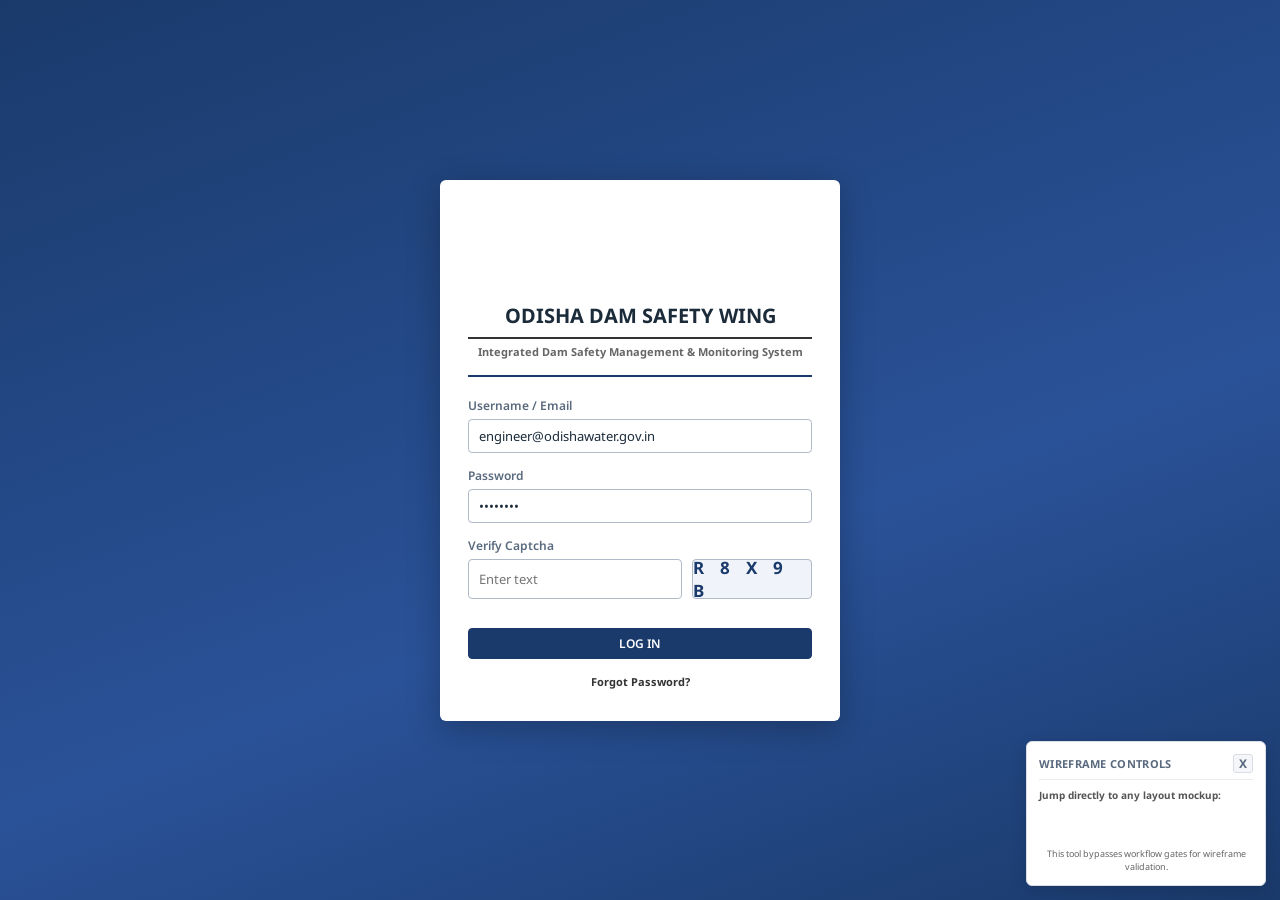
<file: index.html>
<!DOCTYPE html>
<html lang="en">
<head>
    <meta charset="UTF-8">
    <meta name="viewport" content="width=device-width, initial-scale=1.0">
    <title>Integrated Dam Safety Management & Monitoring System - Wireframe</title>
    <link rel="stylesheet" href="https://cdn.hugeicons.com/font/hgi-stroke-rounded.css">
    <link rel="stylesheet" href="styles.css">
</head>
<body class="logged-out">

    <!-- SCREEN 1: LOGIN SCREEN (Rendered standalone initially) -->
    <div id="screen-login" class="screen-view login-screen-view active">
        <div class="login-card">
            <div style="text-align: center; margin-bottom: 20px;">
                <!-- Balsamiq logo placeholder -->
                <div class="logo-placeholder" style="height: 80px; width: 80px; margin: 0 auto 10px;">
                    <div class="logo-text" style="font-size: 10px;">Logo</div>
                </div>
                <h2 style="font-size: 20px; font-weight: bold; border-bottom: 2px solid #333333; padding-bottom: 8px;">
                    ODISHA DAM SAFETY WING
                </h2>
                <p style="font-size: 11px; font-weight: bold; color: #666666; margin-top: 5px;">
                    Integrated Dam Safety Management & Monitoring System
                </p>
            </div>

            <form onsubmit="handleLogin(event)">
                <div class="form-group">
                    <label for="username">Username / Email</label>
                    <input type="text" id="username" class="wireframe-input" value="engineer@odishawater.gov.in" required>
                </div>
                <div class="form-group">
                    <label for="password">Password</label>
                    <input type="password" id="password" class="wireframe-input" value="••••••••" required>
                </div>
                <div class="form-group">
                    <label for="captcha">Verify Captcha</label>
                    <div style="display: flex; gap: 10px;">
                        <input type="text" id="captcha-input" class="wireframe-input" style="flex-grow: 1;" placeholder="Enter text" required>
                        <div class="captcha-box" style="width: 120px; flex-shrink: 0;">R 8 X 9 B</div>
                    </div>
                </div>

                <button type="submit" class="wireframe-btn primary" style="width: 100%; margin-top: 15px; justify-content: center;">
                    LOG IN
                </button>
            </form>

            <div style="text-align: center; margin-top: 15px; font-size: 11px; font-weight: bold;">
                <a href="#" onclick="alert('Password reset link sent to registered mobile/email.')" style="color: #333333;">Forgot Password?</a>
            </div>
        </div>
    </div>

    <!-- MAIN APP WRAPPER (Shown post-login) -->
    <div class="app-wrapper">
        
        <!-- SIDEBAR NAVIGATION -->
        <aside class="sidebar">
            <div class="logo-container">
                <div class="logo-placeholder">
                    <div class="logo-text">DAM SAFETY WING</div>
                </div>
            </div>
            
            <ul class="nav-menu">
                <li class="nav-item">
                    <a class="nav-link" onclick="showScreen('screen-state-dashboard')">
                        <i class="hgi-stroke hgi-dashboard-square-01 nav-icon"></i> Dashboard
                    </a>
                </li>
                <li class="nav-item">
                    <a class="nav-link" onclick="showScreen('screen-dam-registry')">
                        <i class="hgi-stroke hgi-structure-01 nav-icon"></i> Dams Registry
                    </a>
                </li>
                <li class="nav-item">
                    <a class="nav-link" onclick="showScreen('screen-inspection-management')">
                        <i class="hgi-stroke hgi-search-01 nav-icon"></i> Inspections
                    </a>
                </li>
                <li class="nav-item">
                    <a class="nav-link" onclick="showScreen('screen-observation-management')">
                        <i class="hgi-stroke hgi-alert-02 nav-icon"></i> Observations
                    </a>
                </li>
                <li class="nav-item">
                    <a class="nav-link" onclick="showScreen('screen-corrective-actions')">
                        <i class="hgi-stroke hgi-wrench-01 nav-icon"></i> Corrective Actions
                    </a>
                </li>
                <li class="nav-item">
                    <a class="nav-link" onclick="showScreen('screen-work-management')">
                        <i class="hgi-stroke hgi-crane nav-icon"></i> Works
                    </a>
                </li>
                <li class="nav-item">
                    <a class="nav-link" onclick="showScreen('screen-vendor-management')">
                        <i class="hgi-stroke hgi-user-group nav-icon"></i> Vendors
                    </a>
                </li>
                <li class="nav-item">
                    <a class="nav-link" onclick="showScreen('screen-document-management')">
                        <i class="hgi-stroke hgi-folder-01 nav-icon"></i> Documents
                    </a>
                </li>
                <li class="nav-item">
                    <a class="nav-link" onclick="showScreen('screen-approval-center')">
                        <i class="hgi-stroke hgi-checkmark-circle-01 nav-icon"></i> Approvals / Tasks
                    </a>
                </li>
                <li class="nav-item">
                    <a class="nav-link" onclick="showScreen('screen-alert-center')">
                        <i class="hgi-stroke hgi-notification-01 nav-icon"></i> Alert Center
                    </a>
                </li>
                <li class="nav-item">
                    <a class="nav-link" onclick="showScreen('screen-gis-map')">
                        <i class="hgi-stroke hgi-maps-location-01 nav-icon"></i> GIS Map
                    </a>
                </li>
                <li class="nav-item">
                    <a class="nav-link" onclick="showScreen('screen-reports')">
                        <i class="hgi-stroke hgi-chart-line-data-01 nav-icon"></i> Reports / MIS
                    </a>
                </li>
                <li class="nav-item">
                    <a class="nav-link" onclick="showScreen('screen-historical-record')">
                        <i class="hgi-stroke hgi-audit-01 nav-icon"></i> Audit / History
                    </a>
                </li>
                <li class="nav-item">
                    <a class="nav-link" onclick="showScreen('screen-master-data')">
                        <i class="hgi-stroke hgi-database-01 nav-icon"></i> Master Data
                    </a>
                </li>
                <li class="nav-item">
                    <a class="nav-link" onclick="showScreen('screen-user-roles')">
                        <i class="hgi-stroke hgi-user-multiple-02 nav-icon"></i> User Management
                    </a>
                </li>
            </ul>

            <div class="sidebar-footer">
                <div class="legend-box">
                    <div class="legend-title">STATUS LEGEND</div>
                    <div style="display: flex; flex-direction: column; gap: 4px;">
                        <div><span class="status-dot red"></span> RED = Immediate Intervention</div>
                        <div><span class="status-dot amber"></span> AMBER = Attention Required</div>
                        <div><span class="status-dot green"></span> GREEN = Normal Status</div>
                    </div>
                </div>
                <div style="margin-top: 10px; border-top: 1px solid var(--divider); padding-top: 10px;">
                    <a href="landing.html" class="wireframe-btn" style="width: 100%; justify-content: center; font-size: 11px; text-decoration: none; gap: 6px;">
                        <i class="hgi-stroke hgi-bank"></i> Portal Hub
                    </a>
                </div>
                <button class="wireframe-btn" onclick="handleLogout()" style="width: 100%; margin-top: 10px; justify-content: center; font-size: 11px; gap: 6px;">
                    <i class="hgi-stroke hgi-logout-01"></i> Log Out
                </button>
            </div>
        </aside>

        <!-- MAIN CONTAINER -->
        <main class="main-container">
            
            <!-- TOP HEADER -->
            <header class="top-header">
                <div class="header-left">
                    <div class="breadcrumbs">
                        <span>SYSTEM</span> &gt; <span id="breadcrumb-current" class="current">DASHBOARD</span>
                    </div>
                </div>
                <div class="header-right">
                    <div class="role-selector-wrap">
                        <span>Role:</span>
                        <select class="wireframe-select" onchange="setRole(this.value)">
                            <option value="State Management">State Management</option>
                            <option value="Chief Engineer">Chief Engineer</option>
                            <option value="Superintending Engineer">Superintending Engineer</option>
                            <option value="Executive Engineer" selected>Executive Engineer</option>
                            <option value="Assistant Executive Engineer">Assistant Executive Engineer</option>
                            <option value="Assistant Engineer">Assistant Engineer</option>
                            <option value="Junior Engineer">Junior Engineer</option>
                            <option value="Dam Authority">Dam Authority</option>
                            <option value="Vendor/Contractor">Vendor/Contractor</option>
                            <option value="Consultant">Consultant</option>
                        </select>
                    </div>
                    
                    <button class="icon-button" onclick="showScreen('screen-alert-center')">
                        <i class="hgi-stroke hgi-notification-01"></i>
                        <span class="badge">4</span>
                    </button>
                    
                    <div class="user-profile-badge">
                        <div class="user-avatar">EE</div>
                        <span id="current-role-display">Executive Engineer</span>
                    </div>
                </div>
            </header>

            <!-- PAGE CONTENT CONTAINER -->
            <div class="page-content">

                <!-- 2. STATE MANAGEMENT DASHBOARD -->
                <div id="screen-state-dashboard" class="screen-view">
                    <!-- Role-restricted access banner -->
                    <div id="role-access-banner" style="display:none; background:#fff3cd; border:1px solid #ffc107; border-radius:4px; padding:8px 14px; margin-bottom:12px; align-items:center; gap:10px; font-size:12px; font-weight:600; color:#856404;">
                        <i class="hgi-stroke hgi-alert-02"></i>
                        <span>Restricted View: You are logged in as <strong id="banner-role-text"></strong>. Some dashboard sections are not visible to your role.</span>
                    </div>
                    <div class="section-header">
                        <div>
                            <h2 class="section-title">STATE MANAGEMENT DASHBOARD</h2>
                            <p class="section-subtitle">Management-by-Exception Portal (Odisha State Dams Safety Division)</p>
                        </div>
                        <div id="dashboard-date-filter" style="display:flex; gap:10px; align-items:center;">
                            <select class="wireframe-select"><option>State: Odisha</option></select>
                            <select class="wireframe-select"><option>All Districts</option></select>
                            <label style="font-size:11px; font-weight:600; white-space:nowrap;">From:</label>
                            <input type="date" id="dash-date-from" class="wireframe-input" style="width:130px; padding:4px 6px; font-size:12px;">
                            <label style="font-size:11px; font-weight:600; white-space:nowrap;">To:</label>
                            <input type="date" id="dash-date-to" class="wireframe-input" style="width:130px; padding:4px 6px; font-size:12px;">
                            <button class="wireframe-btn primary" onclick="applyDashboardDateFilter()">Apply Filter</button>
                        </div>
                    </div>
                    <!-- Vendor/Contractor no-dashboard message -->
                    <div id="vendor-no-access-msg" style="display:none; text-align:center; padding:40px; color:#666; border:2px dashed #ccc; border-radius:8px; margin-bottom:20px;">
                        <div style="font-size:36px; margin-bottom:10px; color:var(--gov-navy);"><i class="hgi-stroke hgi-crane"></i></div>
                        <strong>Contractor Portal View</strong>
                        <p style="font-size:12px; margin-top:8px;">As a Vendor/Contractor, you have access to Works and Document sections only.<br>Please use the sidebar to navigate to your relevant modules.</p>
                        <button class="wireframe-btn primary" onclick="showScreen('screen-work-management')" style="margin-top:12px;">View My Works →</button>
                    </div>

                    <!-- KPI Cards Row -->
                    <div class="row" id="dashboard-kpi-row">
                        <div class="kpi-card" onclick="showScreen('screen-dam-registry')">
                            <div class="kpi-header"><span>TOTAL DAMS</span><i class="hgi-stroke hgi-structure-01"></i></div>
                            <div class="kpi-value-row">
                                <span class="kpi-value" id="kpi-total-dams">8</span>
                                <span class="status-dot green"></span>
                            </div>
                        </div>
                        <div class="kpi-card" onclick="showScreen('screen-inspection-management')">
                            <div class="kpi-header"><span>INSPECTIONS DUE</span><i class="hgi-stroke hgi-calendar-03"></i></div>
                            <div class="kpi-value-row">
                                <span class="kpi-value">320</span>
                                <span class="status-dot amber"></span>
                            </div>
                        </div>
                        <div class="kpi-card" onclick="showScreen('screen-inspection-management')">
                            <div class="kpi-header"><span>INSPECTIONS OVERDUE</span><i class="hgi-stroke hgi-alert-02"></i></div>
                            <div class="kpi-value-row">
                                <span class="kpi-value" style="color: #ff4d4d;">78</span>
                                <span class="status-dot red"></span>
                            </div>
                        </div>
                        <div class="kpi-card" onclick="showScreen('screen-observation-management')">
                            <div class="kpi-header"><span>CRITICAL OBS.</span><i class="hgi-stroke hgi-alert-circle"></i></div>
                            <div class="kpi-value-row">
                                <span class="kpi-value" id="kpi-critical-obs" style="color: #ff4d4d;">2</span>
                                <span class="status-dot red"></span>
                            </div>
                        </div>
                        <div class="kpi-card" onclick="showScreen('screen-corrective-actions')">
                            <div class="kpi-header"><span>OPEN ACTIONS</span><i class="hgi-stroke hgi-wrench-01"></i></div>
                            <div class="kpi-value-row">
                                <span class="kpi-value" id="kpi-open-actions">156</span>
                                <span class="status-dot amber"></span>
                            </div>
                        </div>
                        <div class="kpi-card" onclick="showScreen('screen-corrective-actions')">
                            <div class="kpi-header"><span>OVERDUE ACTIONS</span><i class="hgi-stroke hgi-clock-01"></i></div>
                            <div class="kpi-value-row">
                                <span class="kpi-value" id="kpi-overdue-actions" style="color: #ff4d4d;">38</span>
                                <span class="status-dot red"></span>
                            </div>
                        </div>
                        <div class="kpi-card" onclick="showScreen('screen-work-management')">
                            <div class="kpi-header"><span>ONGOING WORKS</span><i class="hgi-stroke hgi-crane"></i></div>
                            <div class="kpi-value-row">
                                <span class="kpi-value" id="kpi-ongoing-works">64</span>
                                <span class="status-dot green"></span>
                            </div>
                        </div>
                        <div class="kpi-card" onclick="showScreen('screen-work-management')">
                            <div class="kpi-header"><span>DELAYED WORKS</span><i class="hgi-stroke hgi-alert-diamond"></i></div>
                            <div class="kpi-value-row">
                                <span class="kpi-value" id="kpi-delayed-works" style="color: #ffb84d;">21</span>
                                <span class="status-dot amber"></span>
                            </div>
                        </div>
                    </div>

                    <!-- Exception Management Grids & Placeholders -->
                    <div class="row">
                        <!-- Left Block: Exception Data Tables -->
                        <div class="col-8">
                            <div style="border: 2px solid #333333; border-radius: 6px; padding: 15px; margin-bottom: 20px; box-shadow: 2px 2px 0 #333;">
                                <h3 style="font-size: 14px; font-weight: bold; border-bottom: 2px solid #333333; padding-bottom: 6px; margin-bottom: 10px; display:flex; align-items:center; gap:6px;">
                                    <i class="hgi-stroke hgi-alert-02" style="color:var(--gov-red);"></i> Critical Safety Alerts (Immediate Intervention Required)
                                </h3>
                                <div class="table-container">
                                    <table class="wireframe-table">
                                        <thead id="dashboard-status-thead">
                                            <tr>
                                                <th>Dam Name</th>
                                                <th>District</th>
                                                <th>Safety Status</th>
                                                <th>Observations</th>
                                                <th>Overdue Actions</th>
                                                <th>Ongoing Works</th>
                                                <th>Actions</th>
                                            </tr>
                                        </thead>
                                        <tbody id="dashboard-status-table">
                                            <!-- Dynamically filled by loadStateDashboard() -->
                                        </tbody>
                                    </table>
                                </div>
                            </div>

                            <!-- Charts Placeholders (Mock wireframe blocks) -->
                            <div class="row">
                                <div class="col-6">
                                    <div style="border: 2px solid #333; border-radius: 6px; padding: 12px; height: 200px; display: flex; flex-direction: column; justify-content: space-between;">
                                        <div style="font-weight: bold; font-size: 12px; border-bottom: 1px solid #999;">Dams by District & Basin</div>
                                        <!-- Wireframe bar chart -->
                                        <div style="display: flex; align-items: flex-end; justify-content: space-around; height: 120px; border-left: 2px solid #333; border-bottom: 2px solid #333; padding-left: 5px; padding-bottom: 5px;">
                                            <div style="width: 25px; height: 90px; background-color: #666; text-align: center; color: white; font-size: 9px; font-weight: bold;">90</div>
                                            <div style="width: 25px; height: 60px; background-color: #888; text-align: center; color: white; font-size: 9px; font-weight: bold;">60</div>
                                            <div style="width: 25px; height: 40px; background-color: #aaa; text-align: center; color: white; font-size: 9px; font-weight: bold;">40</div>
                                            <div style="width: 25px; height: 20px; background-color: #ccc; text-align: center; color: white; font-size: 9px; font-weight: bold;">20</div>
                                        </div>
                                        <div style="display: flex; justify-content: space-around; font-size: 9px; font-weight: bold;">
                                            <span>Sambalpur</span><span>Angul</span><span>Kalahandi</span><span>Koraput</span>
                                        </div>
                                    </div>
                                </div>
                                <div class="col-6">
                                    <div style="border: 2px solid #333; border-radius: 6px; padding: 12px; height: 200px; display: flex; flex-direction: column; justify-content: space-between;">
                                        <div style="font-weight: bold; font-size: 12px; border-bottom: 1px solid #999;">Inspection Completion Trend</div>
                                        <!-- Wireframe line chart -->
                                        <div style="position: relative; height: 120px; border-left: 2px solid #333; border-bottom: 2px solid #333;">
                                            <!-- SVG wireframe line -->
                                            <svg style="position: absolute; width: 100%; height: 100%;">
                                                <polyline points="20,100 80,60 140,40 200,10" style="fill:none;stroke:#333;stroke-width:3" />
                                                <circle cx="20" cy="100" r="4" fill="black" />
                                                <circle cx="80" cy="60" r="4" fill="black" />
                                                <circle cx="140" cy="40" r="4" fill="black" />
                                                <circle cx="20" cy="10" r="4" fill="black" />
                                            </svg>
                                        </div>
                                        <div style="display: flex; justify-content: space-between; font-size: 9px; font-weight: bold;">
                                            <span>Q1</span><span>Q2</span><span>Q3</span><span>Q4 (Planned)</span>
                                        </div>
                                    </div>
                                </div>
                            </div>
                        </div>

                        <!-- Right Block: Screen 3 Dashboard Drill-Down -->
                        <div class="col-4">
                            <div class="right-sidebar" style="width: 100%; border: 2px solid #333333; border-radius: 6px; box-shadow: 2px 2px 0 #333;">
                                <div class="drilldown-title">
                                    <span><i class="hgi-stroke hgi-navigation-03"></i> NAVIGATION DRILL-DOWN</span>
                                    <span style="font-size: 10px; color: #666;">Hierarchy Drill</span>
                                </div>
                                
                                <div style="margin-bottom: 15px;">
                                    <h4 style="font-size: 11px; font-weight: bold; margin-bottom: 8px; border-bottom: 1px dashed #bbb;">Safety & Inspection Drill-down:</h4>
                                    <div class="drilldown-flow">
                                        <div class="drilldown-step" onclick="showScreen('screen-state-dashboard')">
                                            <span>State Management Portal</span><span>Odisha</span>
                                        </div>
                                        <div class="drilldown-arrow">▼</div>
                                        <div class="drilldown-step" onclick="drillToCircle('Northern Circle')">
                                            <span>Circle Level view</span><span>Northern Circle</span>
                                        </div>
                                        <div class="drilldown-arrow">▼</div>
                                        <div class="drilldown-step" onclick="showScreen('screen-dam-registry')">
                                            <span>Division Office view</span><span>Sambalpur Division</span>
                                        </div>
                                        <div class="drilldown-arrow">▼</div>
                                        <div class="drilldown-step" onclick="drillToDam('D00123')">
                                            <span>Dam Profile view</span><span>Hirakud Dam</span>
                                        </div>
                                        <div class="drilldown-arrow">▼</div>
                                        <div class="drilldown-step" onclick="drillToInspection('INSP-2025-001')">
                                            <span>Inspection Review</span><span>INSP-2025-001</span>
                                        </div>
                                        <div class="drilldown-arrow">▼</div>
                                        <div class="drilldown-step" onclick="drillToObservation('OBS-2025-101')">
                                            <span>Observation Details</span><span>OBS-2025-101</span>
                                        </div>
                                    </div>
                                </div>

                                <div>
                                    <h4 style="font-size: 11px; font-weight: bold; margin-bottom: 8px; border-bottom: 1px dashed #bbb;">Works & Vendor Drill-down:</h4>
                                    <div class="drilldown-flow">
                                        <div class="drilldown-step" onclick="showScreen('screen-state-dashboard')">
                                            <span>State Water Resources</span><span>State Wing</span>
                                        </div>
                                        <div class="drilldown-arrow">▼</div>
                                        <div class="drilldown-step" onclick="showScreen('screen-work-management')">
                                            <span>Division Work Register</span><span>Sambalpur Div</span>
                                        </div>
                                        <div class="drilldown-arrow">▼</div>
                                        <div class="drilldown-step" onclick="drillToWork('WRK-2025-401')">
                                            <span>Contract Profile</span><span>WRK-2025-401</span>
                                        </div>
                                        <div class="drilldown-arrow">▼</div>
                                        <div class="drilldown-step" onclick="showScreen('screen-vendor-management')">
                                            <span>Contractor Performance</span><span>Utkal Infra</span>
                                        </div>
                                        <div class="drilldown-arrow">▼</div>
                                        <div class="drilldown-step" onclick="drillToVerification('VER-2025-801')">
                                            <span>Milestone Progress verification</span><span>VER-2025-801</span>
                                        </div>
                                    </div>
                                </div>
                            </div>
                        </div>
                    </div>
                </div>

                <!-- 4. DAM REGISTRY -->
                <div id="screen-dam-registry" class="screen-view">
                    <div class="section-header">
                        <div>
                            <h2 class="section-title">DAM REGISTRY</h2>
                            <p class="section-subtitle">Comprehensive master list of all state water reservoirs and check-dams</p>
                        </div>
                        <button id="add-dam-btn" class="wireframe-btn primary" onclick="alert('Add Dam profile form loaded in Master workspace.')" style="gap:6px;">
                            <i class="hgi-stroke hgi-add-01"></i> Add New Dam
                        </button>
                    </div>

                    <!-- Search & Advanced Filter Section -->
                    <div class="filter-panel">
                        <div class="filter-grid">
                            <div class="form-group">
                                <label>Search keyword</label>
                                <input type="text" id="search-dam-input" class="wireframe-input" placeholder="Name, ID, River..." onkeyup="filterDams()">
                            </div>
                            <div class="form-group">
                                <label>District</label>
                                <select id="filter-district" class="wireframe-select" style="width:100%;" onchange="filterDams()">
                                    <option value="">All Districts</option>
                                    <option value="Sambalpur">Sambalpur</option>
                                    <option value="Angul">Angul</option>
                                    <option value="Kalahandi">Kalahandi</option>
                                    <option value="Malkangiri">Malkangiri</option>
                                    <option value="Nabarangpur">Nabarangpur</option>
                                    <option value="Koraput">Koraput</option>
                                    <option value="Dhenkanal">Dhenkanal</option>
                                    <option value="Bargarh">Bargarh</option>
                                </select>
                            </div>
                            <div class="form-group">
                                <label>Circle Jurisdiction</label>
                                <select id="filter-circle" class="wireframe-select" style="width:100%;" onchange="filterDams()">
                                    <option value="">All Circles</option>
                                    <option value="Northern Circle">Northern Circle</option>
                                    <option value="Central Circle">Central Circle</option>
                                    <option value="Western Circle">Western Circle</option>
                                    <option value="Southern Circle">Southern Circle</option>
                                </select>
                            </div>
                            <div class="form-group">
                                <label>Safety Classification</label>
                                <select id="filter-classification" class="wireframe-select" style="width:100%;" onchange="filterDams()">
                                    <option value="">All Risks</option>
                                    <option value="High Risk">High Risk</option>
                                    <option value="Medium Risk">Medium Risk</option>
                                    <option value="Low Risk">Low Risk</option>
                                </select>
                            </div>
                            <div class="form-group">
                                <label>Safety Status</label>
                                <select id="filter-status" class="wireframe-select" style="width:100%;" onchange="filterDams()">
                                    <option value="">All Statuses</option>
                                    <option value="RED">RED (Immediate)</option>
                                    <option value="AMBER">AMBER (Attention)</option>
                                    <option value="GREEN">GREEN (Normal)</option>
                                </select>
                            </div>
                        </div>
                        <div class="filter-actions">
                            <button class="wireframe-btn" onclick="resetDamFilters()">Reset Filters</button>
                            <button class="wireframe-btn primary" onclick="filterDams()">Apply Search</button>
                        </div>
                    </div>

                    <!-- Data Table -->
                    <div class="table-container">
                        <table class="wireframe-table">
                            <thead>
                                <tr>
                                    <th>Dam ID</th>
                                    <th>Dam Name</th>
                                    <th>District</th>
                                    <th>Circle</th>
                                    <th>Division</th>
                                    <th>Basin</th>
                                    <th>River</th>
                                    <th>Risk Class</th>
                                    <th>Last Insp</th>
                                    <th>Next Insp</th>
                                    <th>Safety Status</th>
                                    <th>Open Obs</th>
                                    <th>Overdue Actions</th>
                                    <th>Ongoing Works</th>
                                    <th>Action</th>
                                </tr>
                            </thead>
                            <tbody id="registry-table-body">
                                <!-- Filled by loadDamRegistry() -->
                            </tbody>
                        </table>
                    </div>

                    <!-- Pagination and export metadata -->
                    <div class="pagination-bar">
                        <span>Showing 1 to 8 of 8 entries</span>
                        <div style="display: flex; gap: 10px;">
                            <button class="wireframe-btn" onclick="alert('Exporting registry records to CSV...')">📥 Export Excel</button>
                            <button class="wireframe-btn" onclick="alert('Exporting registry reports to PDF...')">📄 Export PDF</button>
                        </div>
                        <div class="pagination-links">
                            <button class="page-btn active">1</button>
                            <button class="page-btn">2</button>
                        </div>
                    </div>
                </div>

                <!-- 5. DAM PROFILE -->
                <div id="screen-dam-profile" class="screen-view">
                    <div class="section-header">
                        <div>
                            <h2 class="section-title">DAM HEALTH PROFILE</h2>
                            <p class="section-subtitle">
                                <span id="profile-dam-name">Hirakud Dam</span> (<span id="profile-dam-id">D00123</span>) - 
                                District: <span id="profile-dam-district" style="font-weight: bold;">Sambalpur</span> | 
                                Circle: <span id="profile-dam-circle" style="font-weight: bold;">Northern Circle</span> | 
                                Division: <span id="profile-dam-division" style="font-weight: bold;">Sambalpur Division</span>
                            </p>
                        </div>
                        <span id="profile-dam-status" class="status-pill red">RED</span>
                    </div>

                    <!-- Summary Cards Block -->
                    <div class="row">
                        <div class="kpi-card">
                            <div class="kpi-header"><span>LAST INSPECTION</span></div>
                            <div class="kpi-value" id="prof-card-last-insp" style="font-size: 18px;">12 Apr 2025</div>
                        </div>
                        <div class="kpi-card">
                            <div class="kpi-header"><span>NEXT INSPECTION</span></div>
                            <div class="kpi-value" id="prof-card-next-insp" style="font-size: 18px;">12 Oct 2025</div>
                        </div>
                        <div class="kpi-card">
                            <div class="kpi-header"><span>OPEN OBSERVATIONS</span></div>
                            <div class="kpi-value" id="prof-card-open-obs">8</div>
                        </div>
                        <div class="kpi-card">
                            <div class="kpi-header"><span>OVERDUE ACTIONS</span></div>
                            <div class="kpi-value" id="prof-card-overdue-act" style="color: #ff4d4d;">5</div>
                        </div>
                        <div class="kpi-card">
                            <div class="kpi-header"><span>ONGOING WORKS</span></div>
                            <div class="kpi-value" id="prof-card-ongoing">3</div>
                        </div>
                        <div class="kpi-card">
                            <div class="kpi-header"><span>PHYSICAL PROGRESS</span></div>
                            <div class="kpi-value" id="prof-card-progress">45%</div>
                        </div>
                    </div>

                    <!-- Inner Navigation Tabs -->
                    <div class="tab-container">
                        <ul class="tab-headers">
                            <li class="tab-header-item active" onclick="switchTab('prof-overview', this)">Overview</li>
                            <li class="tab-header-item" onclick="switchTab('prof-engineering', this)">Engineering Details</li>
                            <li class="tab-header-item" onclick="switchTab('prof-inspections', this)">Inspections</li>
                            <li class="tab-header-item" onclick="switchTab('prof-observations', this)">Observations</li>
                            <li class="tab-header-item" onclick="switchTab('prof-works', this)">Ongoing Works</li>
                            <li class="tab-header-item" onclick="switchTab('prof-documents', this)">Documents</li>
                            <li class="tab-header-item" onclick="switchTab('prof-history', this)">History</li>
                        </ul>

                        <div class="tab-panels">
                            <!-- Overview Tab -->
                            <div id="prof-overview" class="tab-panel active">
                                <div class="row">
                                    <div class="col-8">
                                        <table class="wireframe-table">
                                            <tr>
                                                <th style="width: 200px;">Structural Height</th>
                                                <td id="prof-height">59 m</td>
                                            </tr>
                                            <tr>
                                                <th>Crest Length</th>
                                                <td id="prof-length">4.8 km (Main Dam)</td>
                                            </tr>
                                            <tr>
                                                <th>Catchment Area</th>
                                                <td id="prof-catchment">83,400 sq km</td>
                                            </tr>
                                            <tr>
                                                <th>Gross Storage Capacity</th>
                                                <td id="prof-capacity">5,896 M cum</td>
                                            </tr>
                                            <tr>
                                                <th>Spillway Capacity</th>
                                                <td id="prof-spillway">42,450 cumec</td>
                                            </tr>
                                            <tr>
                                                <th>Year Completed</th>
                                                <td id="prof-completed">1957</td>
                                            </tr>
                                        </table>
                                    </div>
                                    <div class="col-4">
                                        <!-- Photo placeholder -->
                                        <div class="wireframe-photo-placeholder" style="height: 180px;">
                                            <span>📷 Dam Elevation Drawing Overview</span>
                                        </div>
                                    </div>
                                </div>
                            </div>

                            <!-- Engineering Details -->
                            <div id="prof-engineering" class="tab-panel">
                                <div class="row">
                                    <div class="col-6">
                                        <h4 style="font-size: 13px; font-weight: bold; border-bottom: 2px solid #333; margin-bottom: 8px;">Spillway Structure Parameters</h4>
                                        <p style="font-size: 12px; line-height: 1.6;">Spillway consists of 64 gates, under-sluices, and concrete bucket dissipator. Total length of spillway is 914 meters. Crest gates are 15.24m x 6.1m radial gates.</p>
                                    </div>
                                    <div class="col-6">
                                        <h4 style="font-size: 13px; font-weight: bold; border-bottom: 2px solid #333; margin-bottom: 8px;">Geology & Foundation</h4>
                                        <p style="font-size: 12px; line-height: 1.6;">Founded on granite, granitic gneisses, and schists. Consolidated foundation grouting with 30m grout curtain wall at upstream side heel.</p>
                                    </div>
                                </div>
                            </div>

                            <!-- Inspections tab -->
                            <div id="prof-inspections" class="tab-panel">
                                <div class="table-container">
                                    <table class="wireframe-table">
                                        <thead>
                                            <tr>
                                                <th>Inspection ID</th>
                                                <th>Type</th>
                                                <th>Planned Date</th>
                                                <th>Inspection Team</th>
                                                <th>Status</th>
                                                <th>Actions</th>
                                            </tr>
                                        </thead>
                                        <tbody id="profile-inspections-body"></tbody>
                                    </table>
                                </div>
                            </div>

                            <!-- Observations tab -->
                            <div id="prof-observations" class="tab-panel">
                                <div class="table-container">
                                    <table class="wireframe-table">
                                        <thead>
                                            <tr>
                                                <th>Observation ID</th>
                                                <th>Category</th>
                                                <th>Description</th>
                                                <th>Severity</th>
                                                <th>Target Date</th>
                                                <th>Status</th>
                                                <th>Actions</th>
                                            </tr>
                                        </thead>
                                        <tbody id="profile-observations-body"></tbody>
                                    </table>
                                </div>
                            </div>

                            <!-- Works tab -->
                            <div id="prof-works" class="tab-panel">
                                <div class="table-container">
                                    <table class="wireframe-table">
                                        <thead>
                                            <tr>
                                                <th>Work ID</th>
                                                <th>Description</th>
                                                <th>Contractor</th>
                                                <th>Value</th>
                                                <th>Physical Progress</th>
                                                <th>Status</th>
                                                <th>Action</th>
                                            </tr>
                                        </thead>
                                        <tbody id="profile-works-body"></tbody>
                                    </table>
                                </div>
                            </div>

                            <!-- Documents tab -->
                            <div id="prof-documents" class="tab-panel">
                                <div class="table-container">
                                    <table class="wireframe-table">
                                        <thead>
                                            <tr>
                                                <th>File Name</th>
                                                <th>Type</th>
                                                <th>Version</th>
                                                <th>Uploaded By</th>
                                                <th>Date</th>
                                            </tr>
                                        </thead>
                                        <tbody id="profile-documents-body"></tbody>
                                    </table>
                                </div>
                            </div>

                            <!-- History Tab -->
                            <div id="prof-history" class="tab-panel">
                                <div class="audit-timeline" id="profile-history-timeline"></div>
                            </div>
                        </div>
                    </div>
                </div>

                <!-- 6. INSPECTION MANAGEMENT -->
                <div id="screen-inspection-management" class="screen-view">
                    <div class="section-header">
                        <div>
                            <h2 class="section-title">INSPECTION MANAGEMENT PANEL</h2>
                            <p class="section-subtitle">Schedule, assign, track, and verify formal dam safety reviews</p>
                        </div>
                        <div style="display: flex; gap: 10px;">
                            <button id="plan-inspection-btn" class="wireframe-btn primary" onclick="showScreen('screen-inspection-planning')" style="gap:6px;">
                                <i class="hgi-stroke hgi-calendar-add-01"></i> Plan New Inspection
                            </button>
                            <button id="dispatch-team-btn" class="wireframe-btn" onclick="showToast('Team assignment notification batch sent.','success')" style="gap:6px;">
                                <i class="hgi-stroke hgi-notification-03"></i> Dispatch Team
                            </button>
                        </div>
                    </div>

                    <!-- Filters for inspections -->
                    <div class="filter-panel" style="padding: 10px 15px;">
                        <div style="display:flex; justify-content:space-between; align-items:center;">
                            <div style="display:flex; gap:15px; align-items:center; font-size:12px; font-weight:bold;">
                                <span>Filter Type:</span>
                                <label><input type="radio" name="flt-insp-type" checked /> All</label>
                                <label><input type="radio" name="flt-insp-type" /> Pre-Monsoon</label>
                                <label><input type="radio" name="flt-insp-type" /> Post-Monsoon</label>
                                <label><input type="radio" name="flt-insp-type" /> Periodic/Annual</label>
                                <label><input type="radio" name="flt-insp-type" /> Special/Emergency</label>
                            </div>
                            <div style="display:flex; gap:10px;">
                                <input type="text" class="wireframe-input" placeholder="Search Dam Name..." style="width: 200px;">
                                <button class="wireframe-btn">Filter</button>
                            </div>
                        </div>
                    </div>

                    <div class="table-container">
                        <table class="wireframe-table">
                            <thead>
                                <tr>
                                    <th>Inspection ID</th>
                                    <th>Dam</th>
                                    <th>Inspection Type</th>
                                    <th>Planned/Actual Date</th>
                                    <th>Inspection Team</th>
                                    <th>Responsible Officer</th>
                                    <th>Status</th>
                                    <th>Review Status</th>
                                    <th>Actions</th>
                                </tr>
                            </thead>
                            <tbody id="inspection-table-body">
                                <!-- Filled by loadInspectionManagement() -->
                            </tbody>
                        </table>
                    </div>
                </div>

                <!-- 7. INSPECTION PLANNING (FORM) -->
                <div id="screen-inspection-planning" class="screen-view">
                    <div class="section-header">
                        <div>
                            <h2 class="section-title">PLAN & SCHEDULE SAFETY INSPECTION</h2>
                            <p class="section-subtitle">Deploy official panels and committees for statutory checks</p>
                        </div>
                        <button class="wireframe-btn" onclick="showScreen('screen-inspection-management')">Cancel</button>
                    </div>

                    <!-- Workflow Indicator -->
                    <div class="workflow-indicator-bar">
                        <div class="workflow-node active">Planned</div>
                        <div class="workflow-connector"></div>
                        <div class="workflow-node">Assigned</div>
                        <div class="workflow-connector"></div>
                        <div class="workflow-node">In Progress</div>
                        <div class="workflow-connector"></div>
                        <div class="workflow-node">Submitted</div>
                        <div class="workflow-connector"></div>
                        <div class="workflow-node">Verified</div>
                        <div class="workflow-connector"></div>
                        <div class="workflow-node">Approved</div>
                        <div class="workflow-connector"></div>
                        <div class="workflow-node">Closed</div>
                    </div>

                    <div style="border: 2px solid #333333; border-radius: 6px; padding: 20px; box-shadow: 3px 3px 0px #333;">
                        <form onsubmit="handleCreateInspection(event)">
                            <div class="row">
                                <div class="col-6">
                                    <div class="form-group">
                                        <label for="plan-dam-select">Select Dam (Registry Profile)</label>
                                        <select id="plan-dam-select" class="wireframe-select" style="width: 100%;" required>
                                            <option value="D00123">Hirakud Dam (D00123)</option>
                                            <option value="D00124">Rengali Dam (D00124)</option>
                                            <option value="D00126">Balimela Dam (D00126)</option>
                                        </select>
                                    </div>
                                    <div class="form-group">
                                        <label for="plan-type-select">Inspection Type</label>
                                        <select id="plan-type-select" class="wireframe-select" style="width: 100%;">
                                            <option>Pre-Monsoon</option>
                                            <option>Post-Monsoon</option>
                                            <option>Periodic/Annual</option>
                                            <option>Comprehensive</option>
                                            <option>Special</option>
                                            <option>Emergency</option>
                                            <option>Event-Based</option>
                                        </select>
                                    </div>
                                    <div class="form-group">
                                        <label for="plan-date">Proposed Inspection Date</label>
                                        <input type="date" id="plan-date" class="wireframe-input" required>
                                    </div>
                                </div>
                                <div class="col-6">
                                    <div class="form-group">
                                        <label for="plan-team">Nominated Panel / Team members</label>
                                        <input type="text" id="plan-team" class="wireframe-input" placeholder="e.g. Dr. S. Mohapatra, J. Das" required>
                                    </div>
                                    <div class="form-group">
                                        <label for="plan-officer">Responsible Monitoring Officer</label>
                                        <input type="text" id="plan-officer" class="wireframe-input" placeholder="e.g. Executive Engineer, Sambalpur" required>
                                    </div>
                                    <div class="form-group">
                                        <label for="plan-remarks">Special Instructions / Remarks</label>
                                        <textarea id="plan-remarks" class="wireframe-input" style="height: 60px;" placeholder="Identify specific seepage patterns..."></textarea>
                                    </div>
                                </div>
                            </div>

                            <div style="margin-top: 15px; border: 1px dashed #999; padding: 10px; border-radius: 4px;">
                                <h4 style="font-size:12px; margin-bottom:8px;">Standard Planned Checklist Targets:</h4>
                                <div class="row">
                                    <div class="col-6">
                                        <label><input type="checkbox" checked disabled /> Visual masonry crack inspections</label><br>
                                        <label><input type="checkbox" checked disabled /> Drainage gallery drainage measurements</label>
                                    </div>
                                    <div class="col-6">
                                        <label><input type="checkbox" checked disabled /> Spillway gate motor load tests</label><br>
                                        <label><input type="checkbox" checked disabled /> Upstream protection rip-rap inspection</label>
                                    </div>
                                </div>
                            </div>

                            <div style="display:flex; justify-content:flex-end; gap:10px; margin-top:20px; border-top: 2px solid #333; padding-top:15px;">
                                <button type="button" class="wireframe-btn" onclick="showScreen('screen-inspection-management')">Cancel</button>
                                <button type="submit" class="wireframe-btn primary">Save & Dispatch Team</button>
                            </div>
                        </form>
                    </div>
                </div>

                <!-- 8. INSPECTION REVIEW -->
                <div id="screen-inspection-review" class="screen-view">
                    <div class="section-header">
                        <div>
                            <h2 class="section-title">FIELD INSPECTION REVIEW</h2>
                            <p class="section-subtitle">Verify evidence, field checklist inputs, and approve defect entries</p>
                        </div>
                        <button class="wireframe-btn" onclick="showScreen('screen-inspection-management')">Back</button>
                    </div>

                    <!-- Workflow Indicator -->
                    <div class="workflow-indicator-bar" id="rev-workflow-indicator">
                        <div class="workflow-node done">Planned</div>
                        <div class="workflow-connector"></div>
                        <div class="workflow-node done">Assigned</div>
                        <div class="workflow-connector"></div>
                        <div class="workflow-node done">In Progress</div>
                        <div class="workflow-connector"></div>
                        <div class="workflow-node active">Submitted</div>
                        <div class="workflow-connector"></div>
                        <div class="workflow-node">Verified</div>
                        <div class="workflow-connector"></div>
                        <div class="workflow-node">Approved</div>
                        <div class="workflow-connector"></div>
                        <div class="workflow-node">Closed</div>
                    </div>

                    <div class="row">
                        <!-- Left Side: Inspection Data & Photos -->
                        <div class="col-8">
                            <div style="border: 2px solid #333333; border-radius: 6px; padding: 15px; margin-bottom: 15px; box-shadow: 2px 2px 0 #333;">
                                <h3 style="font-size: 13px; font-weight: bold; border-bottom: 2px solid #333; padding-bottom: 5px; margin-bottom: 10px;">
                                    🧱 Dam & General Information
                                </h3>
                                <table class="wireframe-table">
                                    <tr>
                                        <th>Target Dam Name</th>
                                        <td id="rev-dam-name">Hirakud Dam</td>
                                        <th>Dam ID</th>
                                        <td id="rev-dam-id">D00123</td>
                                    </tr>
                                    <tr>
                                        <th>Current Safety Status</th>
                                        <td colspan="3"><span id="rev-dam-safety" class="status-pill red">RED</span></td>
                                    </tr>
                                </table>
                            </div>

                            <div style="border: 2px solid #333333; border-radius: 6px; padding: 15px; margin-bottom: 15px; box-shadow: 2px 2px 0 #333;">
                                <h3 style="font-size: 13px; font-weight: bold; border-bottom: 2px solid #333; padding-bottom: 5px; margin-bottom: 10px;">
                                    📝 Completed Checklist Results & Observations
                                </h3>
                                <div id="rev-checklist-results"></div>
                            </div>

                            <div style="border: 2px solid #333333; border-radius: 6px; padding: 15px; margin-bottom: 15px; box-shadow: 2px 2px 0 #333;">
                                <h3 style="font-size: 13px; font-weight: bold; border-bottom: 2px solid #333; padding-bottom: 5px; margin-bottom: 10px;">
                                    🖼️ Evidence Files (Photographs & Geotags)
                                </h3>
                                <div class="row">
                                    <div class="col-4">
                                        <div class="wireframe-photo-placeholder">
                                            <span>📷 Block 12 cracks.jpg</span>
                                            <div style="font-size:8px; margin-top:4px;">Lat: 21.5721 / Lng: 83.8710</div>
                                        </div>
                                    </div>
                                    <div class="col-4">
                                        <div class="wireframe-photo-placeholder">
                                            <span>📷 Seepage measurement.jpg</span>
                                            <div style="font-size:8px; margin-top:4px;">Lat: 21.5723 / Lng: 83.8712</div>
                                        </div>
                                    </div>
                                    <div class="col-4">
                                        <div class="wireframe-photo-placeholder">
                                            <span>📷 Spillway gate4 motor.jpg</span>
                                            <div style="font-size:8px; margin-top:4px;">Lat: 21.5728 / Lng: 83.8715</div>
                                        </div>
                                    </div>
                                </div>
                            </div>
                        </div>

                        <!-- Right Side: Review Decisions Panel -->
                        <div class="col-4">
                            <div style="border: 3px solid #333333; border-radius: 6px; padding: 15px; background-color: #fcfcfc; box-shadow: 3px 3px 0 #333; height: 100%;">
                                <h3 style="font-size: 13px; font-weight: bold; border-bottom: 2px solid #333; padding-bottom: 5px; margin-bottom: 15px;">
                                    🧐 REVIEW & VERIFICATION
                                </h3>

                                <div class="form-group">
                                    <label>Inspection ID Reference</label>
                                    <div id="rev-insp-id" style="font-size:16px; font-weight:bold; margin-bottom:8px;">INSP-2025-001</div>
                                </div>
                                <div class="form-group">
                                    <label>Inspection Type</label>
                                    <div id="rev-insp-type" style="font-weight:bold;">Pre-Monsoon</div>
                                </div>
                                <div class="form-group">
                                    <label>Submit Date</label>
                                    <div id="rev-insp-date" style="font-weight:bold;">12 May 2025</div>
                                </div>
                                <div class="form-group">
                                    <label>Panel Head / Responsible officer</label>
                                    <div id="rev-insp-team" style="font-size:11px; font-weight:bold;">Team A</div>
                                    <div id="rev-insp-officer" style="font-size:11px; color:#555;">Executive Engineer</div>
                                </div>

                                <div class="form-group" style="border-top: 1px dashed #ccc; padding-top: 10px; margin-top: 10px;">
                                    <label>Deficiencies Recommendations Summary</label>
                                    <div id="rev-recommendations" style="font-size: 11px; background: #fff; padding: 8px; border: 1px solid #333; border-radius: 4px; font-style: italic;">
                                        Grouting Block 12, check motor hoist
                                    </div>
                                </div>

                                <div class="form-group" style="margin-top: 15px;">
                                    <label for="rev-reviewer-remarks">Reviewer Feedback & Remarks</label>
                                    <textarea id="rev-reviewer-remarks" class="wireframe-input" style="height: 80px;" placeholder="Enter comments here..."></textarea>
                                </div>

                                <!-- Action Buttons -->
                                <div id="rev-action-panel" style="display:flex; flex-direction:column; gap:8px; margin-top:20px;">
                                    <button class="wireframe-btn primary" onclick="handleInspectionReviewSubmit('approve')" style="justify-content:center; gap:6px;">
                                        <i class="hgi-stroke hgi-checkmark-circle-01"></i> Approve & Register Defect
                                    </button>
                                    <button class="wireframe-btn" onclick="handleInspectionReviewSubmit('return')" style="justify-content:center; gap:6px;">
                                        <i class="hgi-stroke hgi-arrow-reload-horizontal"></i> Return for Correction
                                    </button>
                                </div>
                            </div>
                        </div>
                    </div>
                </div>

                <!-- 9. OBSERVATION MANAGEMENT -->
                <div id="screen-observation-management" class="screen-view">
                    <div class="section-header">
                        <div>
                            <h2 class="section-title">DEFICIENCY & OBSERVATION REGISTER</h2>
                            <p class="section-subtitle">Formal registry of all identified structural, mechanical and instrumentation observations</p>
                        </div>
                        <button class="wireframe-btn" onclick="showScreen('screen-corrective-actions')" style="gap:6px;">
                            <i class="hgi-stroke hgi-wrench-01"></i> View Corrective Actions
                        </button>
                    </div>

                    <!-- Severity Filters -->
                    <div class="filter-panel" style="padding: 10px 15px;">
                        <div style="display:flex; justify-content:space-between; align-items:center;">
                            <div style="display:flex; gap:10px; align-items:center; font-size:12px; font-weight:bold;">
                                <span>Severity Level:</span>
                                <button class="wireframe-btn" onclick="filterObservations('All')">All</button>
                                <button class="wireframe-btn" onclick="filterObservations('Critical')" style="color:#ff4d4d; border-color:#ff4d4d; gap:4px;"><i class="hgi-stroke hgi-alert-circle"></i> Critical</button>
                                <button class="wireframe-btn" onclick="filterObservations('High')" style="color:#ffb84d; gap:4px;"><i class="hgi-stroke hgi-alert-02"></i> High</button>
                                <button class="wireframe-btn" onclick="filterObservations('Medium')">Medium</button>
                                <button class="wireframe-btn" onclick="filterObservations('Low')">Low</button>
                            </div>
                        </div>
                    </div>

                    <div class="table-container">
                        <table class="wireframe-table">
                            <thead>
                                <tr>
                                    <th>Observation ID</th>
                                    <th>Dam</th>
                                    <th>Inspection ID</th>
                                    <th>Category</th>
                                    <th>Description</th>
                                    <th>Severity</th>
                                    <th>Responsible Authority</th>
                                    <th>Target Date</th>
                                    <th>Status</th>
                                    <th>Action</th>
                                </tr>
                            </thead>
                            <tbody id="observation-table-body">
                                <!-- Filled by loadObservationManagement() -->
                            </tbody>
                        </table>
                    </div>
                </div>

                <!-- 10. OBSERVATION DETAIL -->
                <div id="screen-observation-detail" class="screen-view">
                    <div class="section-header">
                        <div>
                            <h2 class="section-title">OBSERVATION DETAILS & ASSIGNMENT</h2>
                            <p class="section-subtitle">Individual safety defect log details with evidentiary history</p>
                        </div>
                        <button class="wireframe-btn" onclick="showScreen('screen-observation-management')">Back</button>
                    </div>

                    <!-- Workflow bar -->
                    <div class="workflow-indicator-bar" id="obs-workflow-bar">
                        <div class="workflow-node done">Identified</div>
                        <div class="workflow-connector"></div>
                        <div class="workflow-node active">Assigned</div>
                        <div class="workflow-connector"></div>
                        <div class="workflow-node">Action Initiated</div>
                        <div class="workflow-connector"></div>
                        <div class="workflow-node">Resolved</div>
                        <div class="workflow-connector"></div>
                        <div class="workflow-node">Verified</div>
                        <div class="workflow-connector"></div>
                        <div class="workflow-node">Closed</div>
                    </div>

                    <div class="row">
                        <div class="col-8">
                            <div style="border: 2px solid #333333; border-radius: 6px; padding: 15px; margin-bottom: 15px; box-shadow: 2px 2px 0 #333;">
                                <h3 style="font-size: 13px; font-weight: bold; border-bottom: 2px solid #333; padding-bottom: 5px; margin-bottom: 10px;">
                                    📝 Safety Defect Details
                                </h3>
                                <table class="wireframe-table">
                                    <tr>
                                        <th>Observation ID</th>
                                        <td id="obs-det-id">OBS-2025-101</td>
                                        <th>Dam Name</th>
                                        <td id="obs-det-dam">Hirakud Dam</td>
                                    </tr>
                                    <tr>
                                        <th>Origin Inspection</th>
                                        <td id="obs-det-insp">INSP-2025-001</td>
                                        <th>Defect Category</th>
                                        <td id="obs-det-category">Structural Repairs</td>
                                    </tr>
                                    <tr>
                                        <th>Severity Level</th>
                                        <td><span id="obs-det-severity" class="status-pill red">Critical</span></td>
                                        <th>GPS Location</th>
                                        <td id="obs-det-location">21.5721 N, 83.8710 E</td>
                                    </tr>
                                    <tr>
                                        <th>Description</th>
                                        <td colspan="3" id="obs-det-desc" style="font-weight: bold;">
                                            Major structural cracking along concrete face of block 12, length 4.2m.
                                        </td>
                                    </tr>
                                </table>
                            </div>

                            <div style="border: 2px solid #333333; border-radius: 6px; padding: 15px; margin-bottom: 15px; box-shadow: 2px 2px 0 #333;">
                                <h3 style="font-size: 13px; font-weight: bold; border-bottom: 2px solid #333; padding-bottom: 5px; margin-bottom: 10px;">
                                    🖼️ Uploaded Site Photographs
                                </h3>
                                <div class="row">
                                    <div class="col-6">
                                        <div class="wireframe-photo-placeholder" style="height: 160px;">
                                            <span>📷 defect_photo_1.jpg</span>
                                            <div style="font-size:9px; margin-top:5px; color:#555;">Shows deep concrete cracking under gallery block</div>
                                        </div>
                                    </div>
                                    <div class="col-6">
                                        <div class="wireframe-photo-placeholder" style="height: 160px;">
                                            <span>📷 defect_photo_2.jpg</span>
                                            <div style="font-size:9px; margin-top:5px; color:#555;">Closer zoom of crack width measurement (8.2mm)</div>
                                        </div>
                                    </div>
                                </div>
                            </div>
                        </div>

                        <div class="col-4">
                            <div style="border: 3px solid #333333; border-radius: 6px; padding: 15px; background-color: #fbfbfb; box-shadow: 3px 3px 0 #333; height: 100%;">
                                <h3 style="font-size: 13px; font-weight: bold; border-bottom: 2px solid #333; padding-bottom: 5px; margin-bottom: 15px;">
                                    🔧 ALLOCATE REMEDIAL TASK
                                </h3>
                                <div class="form-group">
                                    <label>Responsible Authority</label>
                                    <div id="obs-det-authority" style="font-weight:bold;">Executive Engineer</div>
                                </div>
                                <div class="form-group">
                                    <label>Assigned Engineer Officer</label>
                                    <div id="obs-det-officer" style="font-weight:bold;">S. K. Patnaik, EE</div>
                                </div>
                                <div class="form-group">
                                    <label>Target Resolution Date</label>
                                    <div id="obs-det-target" style="font-weight:bold; color:#ff4d4d;">30 Jun 2025</div>
                                </div>

                                <div style="margin-top: 20px; border-top: 1px dashed #ccc; padding-top: 15px;">
                                    <button id="obs-allocate-btn" class="wireframe-btn primary" onclick="handleAssignCorrectiveAction()" style="width: 100%; justify-content: center; margin-bottom: 10px; gap:6px;">
                                        <i class="hgi-stroke hgi-wrench-01"></i> Allocate Work / Grout Contract
                                    </button>
                                    <button id="obs-escalate-btn" class="wireframe-btn" onclick="showToast('Deficiency escalated to Chief Engineer Safety committee.','info')" style="width: 100%; justify-content: center; gap:6px;">
                                        <i class="hgi-stroke hgi-alert-02"></i> Escalate Safety Alert
                                    </button>
                                    <div id="obs-readonly-msg" style="display:none; background:#fff8f0; border:1px solid #ffc107; border-radius:4px; padding:10px; font-size:11px; color:#856404; margin-top:10px; align-items:center; gap:6px;">
                                        <i class="hgi-stroke hgi-circle-lock-01"></i> <strong>Read Only:</strong> Your role cannot assign corrective actions or escalate alerts.
                                    </div>
                                </div>
                            </div>
                        </div>
                    </div>
                </div>

                <!-- 11. CORRECTIVE ACTION MANAGEMENT -->
                <div id="screen-corrective-actions" class="screen-view">
                    <div class="section-header">
                        <div>
                            <h2 class="section-title">CORRECTIVE ACTIONS & TRACKING</h2>
                            <p class="section-subtitle">Monitor the deployment, progress and verification status of all corrective tasks</p>
                        </div>
                        <button id="create-corrective-btn" class="wireframe-btn primary" onclick="alert('Creating new corrective task form in action workspace.')" style="gap:6px;">
                            <i class="hgi-stroke hgi-add-01"></i> Create Corrective Task
                        </button>
                    </div>

                    <!-- Overdue Actions Highlight Panel -->
                    <div style="border: 2px dashed #ff4d4d; border-radius: 6px; padding: 12px; background-color: #fff8f8; margin-bottom: 15px;">
                        <h4 style="font-size:12px; font-weight:bold; color:#cc0000; margin-bottom:6px; display:flex; align-items:center; gap:6px;">
                            <i class="hgi-stroke hgi-clock-01"></i> Overdue Actions Alarm Panel (Immediate Resolution Needed)
                        </h4>
                        <ul style="font-size:11px; margin-left:15px; font-weight:bold;">
                            <li>ACT-2025-202: Piezometer anomaly check at Rengali Dam - Target 20 Jun 2025 - **OVERDUE**</li>
                        </ul>
                    </div>

                    <div class="table-container">
                        <table class="wireframe-table">
                            <thead>
                                <tr>
                                    <th>Action ID</th>
                                    <th>Observation Ref</th>
                                    <th>Dam</th>
                                    <th>Responsible Authority</th>
                                    <th>Assigned Officer</th>
                                    <th>Target Date</th>
                                    <th>Priority</th>
                                    <th>Progress</th>
                                    <th>Status</th>
                                    <th>Action</th>
                                </tr>
                            </thead>
                            <tbody id="action-table-body">
                                <!-- Filled by loadCorrectiveActions() -->
                            </tbody>
                        </table>
                    </div>
                </div>

                <!-- 12. WORK MANAGEMENT -->
                <div id="screen-work-management" class="screen-view">
                    <div class="section-header">
                        <div>
                            <h2 class="section-title">CONSTRUCTION & REHABILITATION WORK</h2>
                            <p class="section-subtitle">Track structural, hydromechanical, and electrical rehabilitation works</p>
                        </div>
                        <button id="register-work-btn" class="wireframe-btn primary" onclick="alert('Opening contract registration form.')" style="gap:6px;">
                            <i class="hgi-stroke hgi-add-01"></i> Register New Work Order
                        </button>
                    </div>

                    <!-- Category filter tabs -->
                    <div class="filter-panel" style="padding: 10px 15px;">
                        <div style="display:flex; justify-content:space-between; align-items:center;">
                            <div style="display:flex; gap:10px; align-items:center; font-size:12px; font-weight:bold;">
                                <span>Work Category:</span>
                                <button class="wireframe-btn" onclick="filterWorks('All')">All</button>
                                <button class="wireframe-btn" onclick="filterWorks('Structural Repairs')">Structural Repairs</button>
                                <button class="wireframe-btn" onclick="filterWorks('Hydromechanical')">Hydromechanical</button>
                                <button class="wireframe-btn" onclick="filterWorks('Instrumentation')">Instrumentation</button>
                            </div>
                        </div>
                    </div>

                    <div class="table-container">
                        <table class="wireframe-table">
                            <thead>
                                <tr>
                                    <th>Work ID</th>
                                    <th>Dam</th>
                                    <th>Work Description</th>
                                    <th>Category</th>
                                    <th>Division</th>
                                    <th>Vendor</th>
                                    <th>Contract Value</th>
                                    <th>Start Date</th>
                                    <th>Completion Date</th>
                                    <th>Physical Progress</th>
                                    <th>Financial Progress</th>
                                    <th>Status</th>
                                    <th>Action</th>
                                </tr>
                            </thead>
                            <tbody id="work-table-body">
                                <!-- Filled by loadWorkManagement() -->
                            </tbody>
                        </table>
                    </div>
                </div>

                <!-- 13. WORK PROFILE -->
                <div id="screen-work-profile" class="screen-view">
                    <div class="section-header">
                        <div>
                            <h2 class="section-title">WORK & REHABILITATION DETAIL</h2>
                            <p class="section-subtitle">
                                Work ID: <span id="work-prof-id">WRK-2025-401</span> | 
                                Dam: <strong id="work-prof-dam">Hirakud Dam</strong> | 
                                Contractor: <span id="work-prof-vendor" style="font-weight: bold;">M/s Utkal Infrastructure Ltd.</span>
                            </p>
                        </div>
                        <span id="work-prof-status" class="status-pill green">In Progress</span>
                    </div>

                    <!-- Work Overview metadata -->
                    <div style="border: 2px solid #333333; border-radius: 6px; padding: 15px; margin-bottom: 15px; box-shadow: 2px 2px 0 #333;">
                        <div class="row">
                            <div class="col-8">
                                <h3 style="font-size: 13px; font-weight: bold; border-bottom: 2px solid #333; padding-bottom: 5px; margin-bottom: 10px;">
                                    📝 Contract Description
                                </h3>
                                <p id="work-prof-desc" style="font-size:12px; font-weight:bold; line-height:1.5;">
                                    Epoxy Grouting & Consolidation Grouting of Spillway Spill face Block 12
                                </p>
                                <table class="wireframe-table" style="margin-top: 10px;">
                                    <tr>
                                        <th>Contract Value</th>
                                        <td id="work-prof-value">Rs. 42.5 Lakhs</td>
                                        <th>Start Date</th>
                                        <td id="work-prof-start">01 May 2025</td>
                                    </tr>
                                    <tr>
                                        <th>Completion Date</th>
                                        <td id="work-prof-completion">15 Jul 2025</td>
                                        <th>Approved Cost</th>
                                        <td>Rs. 45.0 Lakhs</td>
                                    </tr>
                                </table>
                            </div>
                            <div class="col-4">
                                <h3 style="font-size: 13px; font-weight: bold; border-bottom: 2px solid #333; padding-bottom: 5px; margin-bottom: 10px; display:flex; align-items:center; gap:6px;">
                                    <i class="hgi-stroke hgi-chart-line-data-01"></i> Progress Summary
                                </h3>
                                <div class="form-group">
                                    <label>Overall Physical Progress</label>
                                    <div style="display:flex; align-items:center; gap:10px;">
                                        <div class="progress-bar-wireframe" style="width: 150px;">
                                            <div class="progress-fill-wireframe" id="work-prof-phys-bar" style="width: 45%;"></div>
                                        </div>
                                        <span id="work-prof-phys" style="font-weight:bold;">45%</span>
                                    </div>
                                </div>
                                <div class="form-group">
                                    <label>Overall Financial Progress</label>
                                    <div style="display:flex; align-items:center; gap:10px;">
                                        <div class="progress-bar-wireframe" style="width: 150px;">
                                            <div class="progress-fill-wireframe" id="work-prof-fin-bar" style="width: 38%;"></div>
                                        </div>
                                        <span id="work-prof-fin" style="font-weight:bold;">38%</span>
                                    </div>
                                </div>
                            </div>
                        </div>
                    </div>

                    <!-- Tabs inside Work profile -->
                    <div class="tab-container">
                        <ul class="tab-headers">
                            <li class="tab-header-item active" onclick="switchTab('work-milestones', this)">Milestones</li>
                            <li class="tab-header-item" onclick="switchTab('work-progress-evidence', this)">Progress Evidence</li>
                            <li class="tab-header-item" onclick="switchTab('work-financials', this)">Financial / Invoices</li>
                        </ul>

                        <div class="tab-panels">
                            <!-- Milestones tab -->
                            <div id="work-milestones" class="tab-panel active">
                                <div class="table-container">
                                    <table class="wireframe-table">
                                        <thead>
                                            <tr>
                                                <th>Milestone Milestone Activity</th>
                                                <th>Progress Weight</th>
                                                <th>Completion Status</th>
                                                <th>Verification Date</th>
                                            </tr>
                                        </thead>
                                        <tbody id="work-milestones-body"></tbody>
                                    </table>
                                </div>
                            </div>

                            <!-- Progress Evidence tab -->
                            <div id="work-progress-evidence" class="tab-panel">
                                <div style="display:flex; justify-content:space-between; margin-bottom:10px;">
                                    <h4 style="font-size:12px; font-weight:bold;">Submitted Site Photographs & GPS Coordinates</h4>
                                    <button class="wireframe-btn primary" onclick="showScreen('screen-vendor-verification')">
                                        🔍 Verify Vendor Submissions
                                    </button>
                                </div>
                                <div class="row">
                                    <div class="col-4">
                                        <div class="wireframe-photo-placeholder">
                                            <span>📷 Surface preparation view.jpg</span>
                                            <div style="font-size:8px; margin-top:3px;">GPS: 21.5721 N / 83.8710 E</div>
                                        </div>
                                    </div>
                                    <div class="col-4">
                                        <div class="wireframe-photo-placeholder">
                                            <span>📷 Nipple installation grid.jpg</span>
                                            <div style="font-size:8px; margin-top:3px;">GPS: 21.5722 N / 83.8711 E</div>
                                        </div>
                                    </div>
                                </div>
                            </div>

                            <!-- Financials tab -->
                            <div id="work-financials" class="tab-panel">
                                <div class="table-container">
                                    <table class="wireframe-table">
                                        <thead>
                                            <tr>
                                                <th>Bill Number</th>
                                                <th>Claim Amount</th>
                                                <th>Submitted Date</th>
                                                <th>Disbursement Status</th>
                                                <th>Approved By</th>
                                            </tr>
                                        </thead>
                                        <tbody>
                                            <tr>
                                                <td>BILL/2025/12</td>
                                                <td>Rs. 12.5 Lakhs</td>
                                                <td>20 May 2025</td>
                                                <td><span class="status-pill green">Disbursed</span></td>
                                                <td>S. K. Patnaik, EE</td>
                                            </tr>
                                            <tr>
                                                <td>BILL/2025/19</td>
                                                <td>Rs. 15.0 Lakhs</td>
                                                <td>10 Jun 2025</td>
                                                <td><span class="status-pill amber">Under Audit Verification</span></td>
                                                <td>Pending</td>
                                            </tr>
                                        </tbody>
                                    </table>
                                </div>
                            </div>
                        </div>
                    </div>
                </div>

                <!-- 14. VENDOR MANAGEMENT -->
                <div id="screen-vendor-management" class="screen-view">
                    <div class="section-header">
                        <div>
                            <h2 class="section-title">VENDOR & CONTRACTOR REGISTER</h2>
                            <p class="section-subtitle">Audit contractor capabilities, active works load and verification performance</p>
                        </div>
                    </div>

                    <div class="table-container">
                        <table class="wireframe-table">
                            <thead>
                                <tr>
                                    <th>Contractor / Vendor Name</th>
                                    <th>Active Works</th>
                                    <th>Completed Works</th>
                                    <th>Delayed Works</th>
                                    <th>Register Status</th>
                                    <th>Pending Submissions</th>
                                    <th>Rejected Submissions</th>
                                    <th>Performance Rating</th>
                                    <th>Actions</th>
                                </tr>
                            </thead>
                            <tbody id="vendor-table-body">
                                <!-- Filled by loadVendorManagement() -->
                            </tbody>
                        </table>
                    </div>
                </div>

                <!-- 15. VENDOR PROGRESS VERIFICATION -->
                <div id="screen-vendor-verification" class="screen-view">
                    <div class="section-header">
                        <div>
                            <h2 class="section-title">VENDOR PROGRESS VERIFICATION</h2>
                            <p class="section-subtitle">Field evidence-based review for contractor milestone billing clearance</p>
                        </div>
                        <button class="wireframe-btn" onclick="showScreen('screen-vendor-management')">Back</button>
                    </div>

                    <!-- Workflow path -->
                    <div class="workflow-indicator-bar" id="ver-workflow-bar">
                        <div class="workflow-node done">Submitted</div>
                        <div class="workflow-connector"></div>
                        <div class="workflow-node active">Under Verification</div>
                        <div class="workflow-connector"></div>
                        <div class="workflow-node">Accepted / Partially Accepted</div>
                        <div class="workflow-connector"></div>
                        <div class="workflow-node">Returned / Rejected</div>
                    </div>

                    <div class="row">
                        <div class="col-8">
                            <div style="border: 2px solid #333333; border-radius: 6px; padding: 15px; margin-bottom: 15px; box-shadow: 2px 2px 0 #333;">
                                <h3 style="font-size: 13px; font-weight: bold; border-bottom: 2px solid #333; padding-bottom: 5px; margin-bottom: 10px;">
                                    📝 Progress Submission Parameters
                                </h3>
                                <table class="wireframe-table">
                                    <tr>
                                        <th>Contract Reference</th>
                                        <td id="ver-work" style="font-weight:bold;">Epoxy Grouting Block 12</td>
                                        <th>Contractor</th>
                                        <td id="ver-vendor">M/s Utkal Infrastructure Ltd.</td>
                                    </tr>
                                    <tr>
                                        <th>Target Milestone</th>
                                        <td id="ver-milestone">Drilling & Nipples</td>
                                        <th>Submitting Activity</th>
                                        <td id="ver-activity">150 nipples fixed, depth verified by AE</td>
                                    </tr>
                                    <tr>
                                        <th>Claimed Progress %</th>
                                        <td id="ver-claimed" style="font-weight:bold; color:green;">100% (30% total)</td>
                                        <th>GPS Location Checked</th>
                                        <td id="ver-gps">21.57212 N, 83.87105 E</td>
                                    </tr>
                                    <tr>
                                        <th>Field Measurements</th>
                                        <td id="ver-measure">Nipple pitch 300mm c/c, hole depth 450mm</td>
                                        <th>Verification Status</th>
                                        <td><span id="ver-status" class="status-pill amber">Under Verification</span></td>
                                    </tr>
                                </table>
                            </div>

                            <div style="border: 2px solid #333333; border-radius: 6px; padding: 15px; margin-bottom: 15px; box-shadow: 2px 2px 0 #333;">
                                <h3 style="font-size: 13px; font-weight: bold; border-bottom: 2px solid #333; padding-bottom: 5px; margin-bottom: 10px;">
                                    🖼️ Field Evidence & Photographic Proof
                                </h3>
                                <div class="row">
                                    <div class="col-6">
                                        <div class="wireframe-photo-placeholder" style="height: 160px;">
                                            <span>📷 nipple_grid_photo.jpg</span>
                                            <div style="font-size:9px; margin-top:5px; color:#555;">Conduit layout checked at spill face</div>
                                        </div>
                                    </div>
                                    <div class="col-6">
                                        <div class="wireframe-photo-placeholder" style="height: 160px;">
                                            <span>📹 depth_measurement_video.mp4</span>
                                            <div style="font-size:9px; margin-top:5px; color:#555;">Video recording of gauge probe depth calibration check</div>
                                        </div>
                                    </div>
                                </div>
                            </div>
                        </div>

                        <div class="col-4">
                            <div style="border: 3px solid #333333; border-radius: 6px; padding: 15px; background-color: #fbfbfb; box-shadow: 3px 3px 0 #333; height: 100%;">
                                <h3 style="font-size: 13px; font-weight: bold; border-bottom: 2px solid #333; padding-bottom: 5px; margin-bottom: 15px;">
                                    ✍️ VERIFICATION CHECK
                                </h3>
                                <div class="form-group">
                                    <label>Claim ID</label>
                                    <div id="ver-id" style="font-weight:bold; font-size:14px;">VER-2025-801</div>
                                </div>
                                <div class="form-group">
                                    <label>Site Inspector Remarks</label>
                                    <div id="ver-remarks" style="font-size:11px; background:#fff; padding:6px; border:1px solid #333; border-radius:4px; font-style:italic;">
                                        Drill logs verified, signatures attached.
                                    </div>
                                </div>
                                <div class="form-group" style="margin-top:15px;">
                                    <label for="ver-review-remarks">Verification Comments</label>
                                    <textarea id="ver-review-remarks" class="wireframe-input" style="height: 80px;" placeholder="Identify joint quality or deviations..."></textarea>
                                </div>

                                <div style="display:flex; flex-direction:column; gap:8px; margin-top:20px; border-top:1px dashed #ccc; padding-top:15px;">
                                    <button class="wireframe-btn primary" onclick="handleProgressVerification('accept')" style="justify-content:center; gap:6px;">
                                        <i class="hgi-stroke hgi-checkmark-circle-01"></i> Accept Milestone Progress
                                    </button>
                                    <button class="wireframe-btn" onclick="handleProgressVerification('reject')" style="justify-content:center; color:#ff4d4d; border-color:#ff4d4d; gap:6px;">
                                        <i class="hgi-stroke hgi-cancel-01"></i> Return / Reject Submission
                                    </button>
                                </div>
                            </div>
                        </div>
                    </div>
                </div>

                <!-- 16. DOCUMENT MANAGEMENT -->
                <div id="screen-document-management" class="screen-view">
                    <div class="section-header">
                        <div>
                            <h2 class="section-title">CENTRAL DOCUMENT SAFE</h2>
                            <p class="section-subtitle">Publish, store and audit structural drawings, EAP sheets and safety audit logs</p>
                        </div>
                        <button id="upload-doc-btn" class="wireframe-btn primary" onclick="alert('Upload document interface loaded.')" style="gap:6px;">
                            <i class="hgi-stroke hgi-upload-01"></i> Upload Document File
                        </button>
                    </div>

                    <div class="table-container">
                        <table class="wireframe-table">
                            <thead>
                                <tr>
                                    <th>Document File Name</th>
                                    <th>Dam Association</th>
                                    <th>Doc Type</th>
                                    <th>Revision Version</th>
                                    <th>Published By</th>
                                    <th>Upload Date</th>
                                    <th>Status</th>
                                    <th>Get</th>
                                </tr>
                            </thead>
                            <tbody id="document-table-body">
                                <!-- Filled by loadDocumentManagement() -->
                            </tbody>
                        </table>
                    </div>
                </div>

                <!-- 17. APPROVAL / TASK CENTER -->
                <div id="screen-approval-center" class="screen-view">
                    <div class="section-header">
                        <div>
                            <h2 class="section-title">APPROVAL & DECISION CENTER</h2>
                            <p class="section-subtitle">Pending reviews, corrective action authorizations and document approvals inbox</p>
                        </div>
                    </div>

                    <div class="table-container">
                        <table class="wireframe-table">
                            <thead>
                                <tr>
                                    <th>Assigned Task Item</th>
                                    <th>Dam</th>
                                    <th>Assigned Role/Officer</th>
                                    <th>Priority</th>
                                    <th>Due Date</th>
                                    <th>Current Status</th>
                                    <th>Action Action</th>
                                </tr>
                            </thead>
                            <tbody id="approval-table-body">
                                <!-- Filled by loadApprovalCenter() -->
                            </tbody>
                        </table>
                    </div>
                </div>

                <!-- 18. ALERT CENTER -->
                <div id="screen-alert-center" class="screen-view">
                    <div class="section-header">
                        <div>
                            <h2 class="section-title">ALERT & NOTIFICATION CENTER</h2>
                            <p class="section-subtitle">Realtime safety alarms, corrective action delays and milestone alert history</p>
                        </div>
                    </div>

                    <div class="table-container">
                        <table class="wireframe-table">
                            <thead>
                                <tr>
                                    <th>Priority</th>
                                    <th>Alert Type</th>
                                    <th>Description Text</th>
                                    <th>Timestamp</th>
                                    <th>Actions</th>
                                </tr>
                            </thead>
                            <tbody id="alert-table-body">
                                <!-- Filled by loadAlertCenter() -->
                            </tbody>
                        </table>
                    </div>
                </div>

                <!-- 19. GIS / MAP VIEW -->
                <div id="screen-gis-map" class="screen-view" style="height: 100%;">
                    <div class="section-header">
                        <div>
                            <h2 class="section-title">GIS SAFETY SPATIAL MAP</h2>
                            <p class="section-subtitle">Geographic risk tracking and status monitoring overview of Odisha state reservoirs</p>
                        </div>
                        <div style="display: flex; gap: 8px;">
                            <select class="wireframe-select"><option>All Basins</option></select>
                            <select class="wireframe-select"><option>High Risk Classification</option></select>
                            <button class="wireframe-btn">Apply Map Filters</button>
                        </div>
                    </div>

                    <div class="row" style="flex-grow: 1; min-height: 0;">
                        <!-- Left Map View -->
                        <div class="col-8" style="height: 100%;">
                            <div class="map-wireframe">
                                <div class="map-background-lines"></div>
                                
                                <!-- Odisha Map Sketch Representation -->
                                <svg class="map-svg" viewBox="0 0 600 500" xmlns="http://www.w3.org/2000/svg">
                                    <!-- Outline representing Odisha -->
                                    <path d="M 150,150 L 220,100 L 320,80 L 400,120 L 480,180 L 520,240 L 480,320 L 400,380 L 320,420 L 220,400 L 120,380 L 80,320 L 100,240 L 150,150 Z" 
                                          fill="#ffffff" stroke="#333333" stroke-width="3" stroke-dasharray="8 4" />
                                    <!-- River lines -->
                                    <path d="M 150,150 Q 250,220 480,320" fill="none" stroke="#666666" stroke-width="2" stroke-dasharray="2 2" />
                                    <text x="280" y="240" font-size="10" font-weight="bold" fill="#666">Mahanadi Basin</text>
                                    
                                    <path d="M 220,100 Q 320,180 520,240" fill="none" stroke="#666666" stroke-width="2" stroke-dasharray="2 2" />
                                    <text x="340" y="160" font-size="10" font-weight="bold" fill="#666">Brahmani Basin</text>
                                </svg>

                                <!-- Geographically placed Dam Pins -->
                                <!-- Hirakud Dam (RED) -->
                                <div class="map-pin red" style="top: 38%; left: 35%;" onclick="selectMapMarker('D00123')">
                                    <span style="font-size: 7px; color: white; font-weight: bold; position: absolute; top: -12px;">Hirakud</span>
                                </div>

                                <!-- Rengali Dam (AMBER) -->
                                <div class="map-pin amber" style="top: 32%; left: 52%;" onclick="selectMapMarker('D00124')">
                                    <span style="font-size: 7px; color: white; font-weight: bold; position: absolute; top: -12px;">Rengali</span>
                                </div>

                                <!-- Tikarpada Dam (GREEN) -->
                                <div class="map-pin green" style="top: 45%; left: 48%;" onclick="selectMapMarker('D00125')">
                                    <span style="font-size: 7px; color: white; font-weight: bold; position: absolute; top: -12px;">Tikarpada</span>
                                </div>

                                <!-- Balimela Dam (RED) -->
                                <div class="map-pin red" style="top: 75%; left: 18%;" onclick="selectMapMarker('D00126')">
                                    <span style="font-size: 7px; color: white; font-weight: bold; position: absolute; top: -12px;">Balimela</span>
                                </div>

                                <!-- Map Popup panel -->
                                <div class="map-popup-panel" id="map-popup-panel">
                                    <div style="display:flex; justify-content:space-between; align-items:center; border-bottom:1px solid #333; padding-bottom:4px; margin-bottom:8px;">
                                        <strong id="map-popup-name">Hirakud Dam</strong>
                                        <button onclick="closeMapPopup()" style="border:none; background:none; cursor:pointer; font-weight:bold;">[x]</button>
                                    </div>
                                    <div style="font-size:11px; display:flex; flex-direction:column; gap:4px;">
                                        <div><strong>ID:</strong> <span id="map-popup-id">D00123</span></div>
                                        <div><strong>Status:</strong> <span id="map-popup-status" class="status-pill red">RED</span></div>
                                        <div><strong>Last Insp:</strong> <span id="map-popup-inspection">12 Apr 2025</span></div>
                                        <div><strong>Open Obs:</strong> <span id="map-popup-observations">8</span></div>
                                        <div><strong>Ongoing Works:</strong> <span id="map-popup-works">3</span></div>
                                    </div>
                                    <button class="wireframe-btn primary" onclick="showScreen('screen-dam-profile')" style="width:100%; margin-top:8px; justify-content:center; font-size:10px;">
                                        View Dam Profile
                                    </button>
                                </div>
                            </div>
                        </div>

                        <!-- Right Filters Panel -->
                        <div class="col-4" style="height: 100%;">
                            <div style="border: 2px solid #333333; border-radius: 6px; padding: 15px; background-color: #ffffff; box-shadow: 2px 2px 0 #333; height:100%; overflow-y:auto;">
                                <h3 style="font-size: 13px; font-weight: bold; border-bottom: 2px solid #333; padding-bottom: 5px; margin-bottom: 12px;">
                                    🗺️ GIS SPATIAL FILTERS
                                </h3>

                                <div class="form-group">
                                    <label>District Select</label>
                                    <select class="wireframe-select" style="width: 100%;"><option>All Districts</option></select>
                                </div>
                                <div class="form-group">
                                    <label>Circle Command</label>
                                    <select class="wireframe-select" style="width: 100%;"><option>All Circle Commands</option></select>
                                </div>
                                <div class="form-group">
                                    <label>Inspection status</label>
                                    <select class="wireframe-select" style="width: 100%;"><option>Inspection Completed</option></select>
                                </div>
                                <div class="form-group">
                                    <label>Construction Work progress</label>
                                    <select class="wireframe-select" style="width: 100%;"><option>Any Work ongoing</option></select>
                                </div>

                                <div style="margin-top: 25px; border-top:1px dashed #ccc; padding-top:15px; font-size:11px;">
                                    <strong>Map Guide:</strong>
                                    <p style="margin-top:5px; color:#555;">Click on any marker pin to display the safety status summary overlay. You can drill down directly into the full dam safety files from the popup panel.</p>
                                </div>
                            </div>
                        </div>
                    </div>
                </div>

                <!-- 20. REPORTS / MIS -->
                <div id="screen-reports" class="screen-view">
                    <div class="section-header">
                        <div>
                            <h2 class="section-title">REPORTS & MIS GENERATION</h2>
                            <p class="section-subtitle">Generate physical progress sheets, financial audit ledgers and deficiency histories</p>
                        </div>
                    </div>

                    <div class="filter-panel">
                        <form onsubmit="handleGenerateReport(event)">
                            <div class="filter-grid">
                                <div class="form-group">
                                    <label>Select Report category</label>
                                    <select id="report-type-select" class="wireframe-select" style="width: 100%;">
                                        <option>Dam-wise Safety Status Report</option>
                                        <option>Inspection History Audit Sheet</option>
                                        <option>Deficiency History Ledger</option>
                                        <option>Ongoing Works Progress Sheet</option>
                                        <option>Vendor Performance Summary</option>
                                        <option>Financial Progress Ledger</option>
                                    </select>
                                </div>
                                <div class="form-group">
                                    <label>Reporting Timeframe</label>
                                    <select id="report-time-select" class="wireframe-select" style="width: 100%;">
                                        <option>Daily Log</option>
                                        <option>Weekly Ledger</option>
                                        <option>Monthly Audit</option>
                                        <option>Quarterly MIS</option>
                                        <option>Annual Safety Report</option>
                                    </select>
                                </div>
                                <div class="form-group">
                                    <label>Division</label>
                                    <select class="wireframe-select" style="width: 100%;"><option>All Divisions</option></select>
                                </div>
                            </div>
                            <div class="filter-actions">
                                <button type="submit" class="wireframe-btn primary">Generate Report Preview</button>
                            </div>
                        </form>
                    </div>

                    <!-- Generated Data Preview -->
                    <div style="border:2px solid #333; border-radius:6px; padding:15px; box-shadow: 2px 2px 0 #333;">
                        <div style="display:flex; justify-content:space-between; align-items:center; border-bottom:2px solid #333; padding-bottom:5px; margin-bottom:10px;">
                            <h3 style="font-size:13px; font-weight:bold; display:flex; align-items:center; gap:6px;">
                                <i class="hgi-stroke hgi-document-attachment"></i> Report Preview Data
                            </h3>
                            <div style="display:flex; gap:8px;">
                                <button class="wireframe-btn" onclick="alert('Exporting PDF report file...')" style="gap:4px;"><i class="hgi-stroke hgi-download-01"></i> Export PDF</button>
                                <button class="wireframe-btn" onclick="alert('Exporting Excel ledger...')" style="gap:4px;"><i class="hgi-stroke hgi-file-download"></i> Export Excel</button>
                            </div>
                        </div>

                        <div class="table-container">
                            <table class="wireframe-table">
                                <thead>
                                    <tr>
                                        <th>Date</th>
                                        <th>Report Item Name</th>
                                        <th>Audit Sector</th>
                                        <th>Resolution Status</th>
                                    </tr>
                                </thead>
                                <tbody id="report-results-body">
                                    <tr>
                                        <td colspan="4" style="text-align:center; font-style:italic; color:#666;">Use criteria filters above to generate report datasets.</td>
                                    </tr>
                                </tbody>
                            </table>
                        </div>
                    </div>
                </div>

                <!-- 21. HISTORICAL RECORD / AUDIT -->
                <div id="screen-historical-record" class="screen-view">
                    <div class="section-header">
                        <div>
                            <h2 class="section-title">HISTORICAL RECORD & AUDIT TRAILS</h2>
                            <p class="section-subtitle">Chronological ledger of inspections, status changes, and corrective updates</p>
                        </div>
                    </div>

                    <div class="table-container">
                        <table class="wireframe-table">
                            <thead>
                                <tr>
                                    <th>Timestamp</th>
                                    <th>Authorized User</th>
                                    <th>Action Performed</th>
                                    <th>System State</th>
                                    <th>Feedback / Remarks</th>
                                </tr>
                            </thead>
                            <tbody id="audit-table-body">
                                <!-- Filled by loadHistoricalAudit() -->
                            </tbody>
                        </table>
                    </div>
                </div>

                <!-- 22. MASTER DATA -->
                <div id="screen-master-data" class="screen-view">
                    <div class="section-header">
                        <div>
                            <h2 class="section-title">MASTER CONFIGURATION DATA</h2>
                            <p class="section-subtitle">Maintain circles, divisions, basins, work codes, and standard severity thresholds</p>
                        </div>
                    </div>

                    <div class="row" id="master-data-list">
                        <!-- Filled by loadMasterData() -->
                    </div>
                </div>

                <!-- 23. USER / ROLE MANAGEMENT -->
                <div id="screen-user-roles" class="screen-view">
                    <div class="section-header">
                        <div>
                            <h2 class="section-title">USER PROFILE & ROLE CONFIGURATION</h2>
                            <p class="section-subtitle">Control application feature visibility and jurisdictional access boundaries</p>
                        </div>
                        <button id="add-user-btn" class="wireframe-btn primary" onclick="alert('Open User Registration panel.')" style="gap:6px;">
                            <i class="hgi-stroke hgi-add-01"></i> Register New User Profile
                        </button>
                    </div>

                    <div class="table-container">
                        <table class="wireframe-table">
                            <thead>
                                <tr>
                                    <th>User Profile Name</th>
                                    <th>System Role Level</th>
                                    <th>Department Unit</th>
                                    <th>Circle / Division jurisdiction</th>
                                    <th>Access Status</th>
                                    <th>Actions</th>
                                </tr>
                            </thead>
                            <tbody id="user-table-body">
                                <!-- Filled by loadUserRoleManagement() -->
                            </tbody>
                        </table>
                    </div>
                </div>

            </div>
        </main>
    </div>

    <!-- 24. FLOATING SCREEN DIRECTORY WIDGET (Debugging / Verification helper) -->
    <div class="wireframe-debug-panel" id="debug-widget">
        <div class="debug-header">
            <span>Wireframe Controls</span>
            <span class="debug-close" onclick="document.getElementById('debug-widget').style.display='none'">x</span>
        </div>
        <div style="font-size:10px; font-weight:bold; margin-bottom:8px; color:#555;">Jump directly to any layout mockup:</div>
        
        <div class="form-group" style="margin-bottom:8px;">
            <select class="wireframe-select" style="width:100%; font-size:11px;" onchange="showScreen(this.value)">
                <option value="screen-login">1. Login screen</option>
                <option value="screen-state-dashboard" selected>2. State Dashboard</option>
                <option value="screen-state-dashboard">3. Dashboard Drill-down (In Dashboard)</option>
                <option value="screen-dam-registry">4. Dam Registry Table</option>
                <option value="screen-dam-profile">5. Dam Profile (Tabs)</option>
                <option value="screen-inspection-management">6. Inspection Registry</option>
                <option value="screen-inspection-planning">7. Inspection Scheduling Form</option>
                <option value="screen-inspection-review">8. Inspection Audit/Verification</option>
                <option value="screen-observation-management">9. Defect Register</option>
                <option value="screen-observation-detail">10. Defect Details Panel</option>
                <option value="screen-corrective-actions">11. Corrective Actions Panel</option>
                <option value="screen-work-management">12. Rehabilitation Work orders</option>
                <option value="screen-work-profile">13. Contract Work Profile</option>
                <option value="screen-vendor-management">14. Contractor Registry</option>
                <option value="screen-vendor-verification">15. Progress Verification Sheet</option>
                <option value="screen-document-management">16. Central Document Safe</option>
                <option value="screen-approval-center">17. Approval Inbox Tasks</option>
                <option value="screen-alert-center">18. Alarms & Notifications</option>
                <option value="screen-gis-map">19. GIS Spatial Pin Map</option>
                <option value="screen-reports">20. Reports/MIS generator</option>
                <option value="screen-historical-record">21. Audit history trails</option>
                <option value="screen-master-data">22. Configuration Masters</option>
                <option value="screen-user-roles">23. Access control / Roles</option>
            </select>
        </div>
        <div style="font-size:9px; color:#666666; text-align:center;">
            This tool bypasses workflow gates for wireframe validation.
        </div>
    </div>

    <!-- SCRIPTS -->
    <script src="app.js"></script>
</body>
</html>
</file>
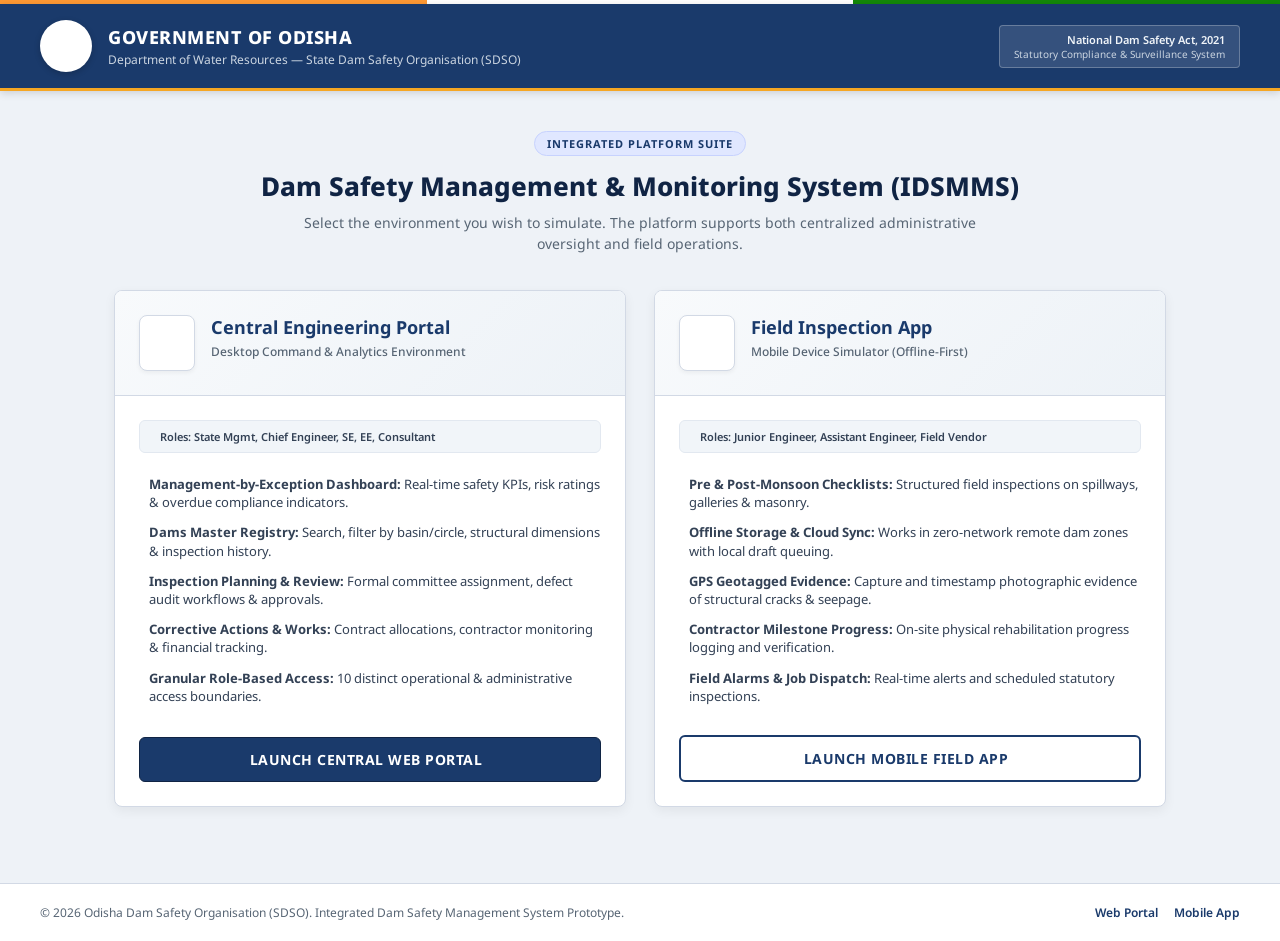
<file: landing.html>
<!DOCTYPE html>
<html lang="en">
<head>
    <meta charset="UTF-8">
    <meta name="viewport" content="width=device-width, initial-scale=1.0">
    <title>Integrated Dam Safety Management & Monitoring System — Portal Hub</title>
    <link rel="preconnect" href="https://fonts.googleapis.com">
    <link rel="preconnect" href="https://fonts.gstatic.com" crossorigin>
    <link href="https://fonts.googleapis.com/css2?family=Noto+Sans:wght@400;500;600;700;800&display=swap" rel="stylesheet">
    <!-- Hugeicons Font Library -->
    <link rel="stylesheet" href="https://cdn.hugeicons.com/font/hgi-stroke-rounded.css">
    <style>
        :root {
            --gov-navy: #1a3a6b;
            --gov-navy-dark: #102444;
            --gov-navy-light: #2a5298;
            --gov-saffron: #f5a623;
            --gov-green: #1e8449;
            --gov-red: #c0392b;
            --body-bg: #eef2f7;
            --card-bg: #ffffff;
            --border-color: #d2d9e5;
            --text-primary: #1c2b3a;
            --text-secondary: #576574;
            --font-main: 'Noto Sans', -apple-system, BlinkMacSystemFont, 'Segoe UI', Roboto, sans-serif;
        }

        *, *::before, *::after {
            box-sizing: border-box;
            margin: 0;
            padding: 0;
        }

        body {
            font-family: var(--font-main);
            background-color: var(--body-bg);
            color: var(--text-primary);
            min-height: 100vh;
            display: flex;
            flex-direction: column;
        }

        /* Top Government Tricolor Strip */
        .gov-top-strip {
            height: 4px;
            background: linear-gradient(90deg, #ff9933 0%, #ff9933 33.33%, #ffffff 33.33%, #ffffff 66.66%, #138808 66.66%, #138808 100%);
        }

        /* Official Header */
        .gov-header {
            background-color: var(--gov-navy);
            color: #ffffff;
            padding: 16px 32px;
            border-bottom: 3px solid var(--gov-saffron);
            box-shadow: 0 2px 8px rgba(0,0,0,0.15);
        }

        .header-content {
            max-width: 1200px;
            margin: 0 auto;
            display: flex;
            align-items: center;
            justify-content: space-between;
        }

        .header-brand {
            display: flex;
            align-items: center;
            gap: 16px;
        }

        .emblem-box {
            width: 52px;
            height: 52px;
            background: #ffffff;
            color: var(--gov-navy);
            border-radius: 50%;
            display: flex;
            align-items: center;
            justify-content: center;
            font-size: 26px;
            box-shadow: 0 2px 6px rgba(0,0,0,0.2);
            flex-shrink: 0;
        }

        .brand-text h1 {
            font-size: 18px;
            font-weight: 800;
            letter-spacing: 0.5px;
            text-transform: uppercase;
        }

        .brand-text p {
            font-size: 12px;
            color: #cbd5e1;
            margin-top: 2px;
        }

        .ndsa-tag {
            background: rgba(255,255,255,0.12);
            border: 1px solid rgba(255,255,255,0.25);
            padding: 6px 14px;
            border-radius: 4px;
            font-size: 11px;
            font-weight: 600;
            color: #f1f5f9;
            text-align: right;
        }

        /* Main Container */
        .main-container {
            max-width: 1100px;
            width: 100%;
            margin: 40px auto;
            padding: 0 24px;
            flex-grow: 1;
        }

        .intro-banner {
            text-align: center;
            margin-bottom: 36px;
        }

        .intro-banner .badge {
            display: inline-block;
            background: #e0e7ff;
            color: var(--gov-navy);
            font-size: 11px;
            font-weight: 700;
            text-transform: uppercase;
            letter-spacing: 1px;
            padding: 4px 12px;
            border-radius: 20px;
            margin-bottom: 12px;
            border: 1px solid #c7d2fe;
        }

        .intro-banner h2 {
            font-size: 26px;
            font-weight: 800;
            color: var(--gov-navy-dark);
            margin-bottom: 8px;
        }

        .intro-banner p {
            font-size: 14px;
            color: var(--text-secondary);
            max-width: 680px;
            margin: 0 auto;
            line-height: 1.5;
        }

        /* Dual Launcher Cards Grid */
        .launcher-grid {
            display: grid;
            grid-template-columns: repeat(auto-fit, minmax(440px, 1fr));
            gap: 28px;
            margin-bottom: 36px;
        }

        .portal-card {
            background: var(--card-bg);
            border-radius: 8px;
            border: 1px solid var(--border-color);
            box-shadow: 0 4px 12px rgba(0,0,0,0.06);
            display: flex;
            flex-direction: column;
            overflow: hidden;
            transition: transform 0.2s ease, box-shadow 0.2s ease, border-color 0.2s ease;
            position: relative;
        }

        .portal-card:hover {
            transform: translateY(-4px);
            box-shadow: 0 10px 24px rgba(26,58,107,0.12);
            border-color: var(--gov-navy-light);
        }

        .portal-card-header {
            padding: 24px;
            background: linear-gradient(135deg, #f8fafc 0%, #edf2f7 100%);
            border-bottom: 1px solid var(--border-color);
            display: flex;
            align-items: flex-start;
            gap: 16px;
        }

        .portal-icon {
            width: 56px;
            height: 56px;
            border-radius: 8px;
            display: flex;
            align-items: center;
            justify-content: center;
            font-size: 28px;
            color: var(--gov-navy);
            flex-shrink: 0;
            background: #ffffff;
            border: 1px solid var(--border-color);
            box-shadow: 0 2px 4px rgba(0,0,0,0.05);
        }

        .portal-title-area h3 {
            font-size: 18px;
            font-weight: 700;
            color: var(--gov-navy);
            margin-bottom: 4px;
        }

        .portal-title-area .tagline {
            font-size: 12px;
            color: var(--text-secondary);
            font-weight: 500;
        }

        .portal-card-body {
            padding: 24px;
            flex-grow: 1;
            display: flex;
            flex-direction: column;
        }

        .role-access-pill {
            background: #f1f5f9;
            border: 1px solid #e2e8f0;
            border-radius: 6px;
            padding: 8px 12px;
            font-size: 11px;
            color: #334155;
            margin-bottom: 16px;
            display: flex;
            align-items: center;
            gap: 8px;
            font-weight: 600;
        }

        .role-access-pill i {
            font-size: 16px;
            color: var(--gov-navy);
        }

        .feature-list {
            list-style: none;
            margin-bottom: 24px;
            flex-grow: 1;
        }

        .feature-list li {
            font-size: 13px;
            color: #334155;
            padding: 6px 0;
            display: flex;
            align-items: flex-start;
            gap: 10px;
            line-height: 1.4;
        }

        .feature-list li i.check-icon {
            color: var(--gov-green);
            font-size: 16px;
            margin-top: 1px;
            flex-shrink: 0;
        }

        .portal-btn {
            display: flex;
            align-items: center;
            justify-content: center;
            gap: 8px;
            padding: 12px 20px;
            border-radius: 6px;
            font-size: 14px;
            font-weight: 700;
            text-decoration: none;
            cursor: pointer;
            transition: all 0.2s ease;
            text-transform: uppercase;
            letter-spacing: 0.5px;
        }

        .portal-btn i {
            font-size: 18px;
        }

        .portal-btn.primary {
            background-color: var(--gov-navy);
            color: #ffffff;
            border: 1px solid var(--gov-navy-dark);
        }

        .portal-btn.primary:hover {
            background-color: var(--gov-navy-dark);
            box-shadow: 0 4px 12px rgba(16,36,68,0.25);
        }

        .portal-btn.secondary {
            background-color: #ffffff;
            color: var(--gov-navy);
            border: 2px solid var(--gov-navy);
        }

        .portal-btn.secondary:hover {
            background-color: #f8fafc;
            border-color: var(--gov-navy-dark);
            color: var(--gov-navy-dark);
        }

        /* Footer */
        .gov-footer {
            background: #ffffff;
            border-top: 1px solid var(--border-color);
            padding: 20px 32px;
            margin-top: auto;
            font-size: 12px;
            color: var(--text-secondary);
        }

        .footer-content {
            max-width: 1200px;
            margin: 0 auto;
            display: flex;
            justify-content: space-between;
            align-items: center;
            flex-wrap: wrap;
            gap: 12px;
        }

        .footer-links {
            display: flex;
            gap: 16px;
        }

        .footer-links a {
            color: var(--gov-navy);
            text-decoration: none;
            font-weight: 600;
        }

        .footer-links a:hover {
            text-decoration: underline;
        }

        @media (max-width: 768px) {
            .launcher-grid {
                grid-template-columns: 1fr;
            }
            .header-content {
                flex-direction: column;
                gap: 12px;
                text-align: center;
            }
            .ndsa-tag {
                text-align: center;
            }
        }
    </style>
</head>
<body>

    <!-- Tricolor Top Strip -->
    <div class="gov-top-strip"></div>

    <!-- Official Government Header -->
    <header class="gov-header">
        <div class="header-content">
            <div class="header-brand">
                <div class="emblem-box">
                    <i class="hgi-stroke hgi-bank"></i>
                </div>
                <div class="brand-text">
                    <h1>Government of Odisha</h1>
                    <p>Department of Water Resources — State Dam Safety Organisation (SDSO)</p>
                </div>
            </div>
            <div class="ndsa-tag">
                <div>National Dam Safety Act, 2021</div>
                <div style="font-size:10px; color:#cbd5e1; font-weight:normal;">Statutory Compliance & Surveillance System</div>
            </div>
        </div>
    </header>

    <!-- Main Content Container -->
    <main class="main-container">
        <div class="intro-banner">
            <span class="badge">Integrated Platform Suite</span>
            <h2>Dam Safety Management & Monitoring System (IDSMMS)</h2>
            <p>Select the environment you wish to simulate. The platform supports both centralized administrative oversight and field operations.</p>
        </div>

        <!-- Launcher Cards Grid -->
        <div class="launcher-grid">
            
            <!-- CARD 1: Central Web Application -->
            <div class="portal-card">
                <div class="portal-card-header">
                    <div class="portal-icon">
                        <i class="hgi-stroke hgi-computer"></i>
                    </div>
                    <div class="portal-title-area">
                        <h3>Central Engineering Portal</h3>
                        <div class="tagline">Desktop Command & Analytics Environment</div>
                    </div>
                </div>
                <div class="portal-card-body">
                    <div class="role-access-pill">
                        <i class="hgi-stroke hgi-user-group"></i>
                        <span>Roles: State Mgmt, Chief Engineer, SE, EE, Consultant</span>
                    </div>
                    <ul class="feature-list">
                        <li><i class="hgi-stroke hgi-checkmark-circle-01 check-icon"></i> <div><strong>Management-by-Exception Dashboard:</strong> Real-time safety KPIs, risk ratings & overdue compliance indicators.</div></li>
                        <li><i class="hgi-stroke hgi-checkmark-circle-01 check-icon"></i> <div><strong>Dams Master Registry:</strong> Search, filter by basin/circle, structural dimensions & inspection history.</div></li>
                        <li><i class="hgi-stroke hgi-checkmark-circle-01 check-icon"></i> <div><strong>Inspection Planning & Review:</strong> Formal committee assignment, defect audit workflows & approvals.</div></li>
                        <li><i class="hgi-stroke hgi-checkmark-circle-01 check-icon"></i> <div><strong>Corrective Actions & Works:</strong> Contract allocations, contractor monitoring & financial tracking.</div></li>
                        <li><i class="hgi-stroke hgi-checkmark-circle-01 check-icon"></i> <div><strong>Granular Role-Based Access:</strong> 10 distinct operational & administrative access boundaries.</div></li>
                    </ul>
                    <a href="index.html" class="portal-btn primary">
                        <span>Launch Central Web Portal</span>
                        <i class="hgi-stroke hgi-arrow-right-01"></i>
                    </a>
                </div>
            </div>

            <!-- CARD 2: Mobile Field Application -->
            <div class="portal-card">
                <div class="portal-card-header">
                    <div class="portal-icon">
                        <i class="hgi-stroke hgi-smart-phone-01"></i>
                    </div>
                    <div class="portal-title-area">
                        <h3>Field Inspection App</h3>
                        <div class="tagline">Mobile Device Simulator (Offline-First)</div>
                    </div>
                </div>
                <div class="portal-card-body">
                    <div class="role-access-pill">
                        <i class="hgi-stroke hgi-user-group"></i>
                        <span>Roles: Junior Engineer, Assistant Engineer, Field Vendor</span>
                    </div>
                    <ul class="feature-list">
                        <li><i class="hgi-stroke hgi-checkmark-circle-01 check-icon"></i> <div><strong>Pre & Post-Monsoon Checklists:</strong> Structured field inspections on spillways, galleries & masonry.</div></li>
                        <li><i class="hgi-stroke hgi-checkmark-circle-01 check-icon"></i> <div><strong>Offline Storage & Cloud Sync:</strong> Works in zero-network remote dam zones with local draft queuing.</div></li>
                        <li><i class="hgi-stroke hgi-checkmark-circle-01 check-icon"></i> <div><strong>GPS Geotagged Evidence:</strong> Capture and timestamp photographic evidence of structural cracks & seepage.</div></li>
                        <li><i class="hgi-stroke hgi-checkmark-circle-01 check-icon"></i> <div><strong>Contractor Milestone Progress:</strong> On-site physical rehabilitation progress logging and verification.</div></li>
                        <li><i class="hgi-stroke hgi-checkmark-circle-01 check-icon"></i> <div><strong>Field Alarms & Job Dispatch:</strong> Real-time alerts and scheduled statutory inspections.</div></li>
                    </ul>
                    <a href="mobile.html" class="portal-btn secondary">
                        <span>Launch Mobile Field App</span>
                        <i class="hgi-stroke hgi-arrow-right-01"></i>
                    </a>
                </div>
            </div>

        </div>
    </main>

    <!-- Footer -->
    <footer class="gov-footer">
        <div class="footer-content">
            <div>
                © 2026 Odisha Dam Safety Organisation (SDSO). Integrated Dam Safety Management System Prototype.
            </div>
            <div class="footer-links">
                <a href="index.html">Web Portal</a>
                <a href="mobile.html">Mobile App</a>
            </div>
        </div>
    </footer>

</body>
</html>
</file>
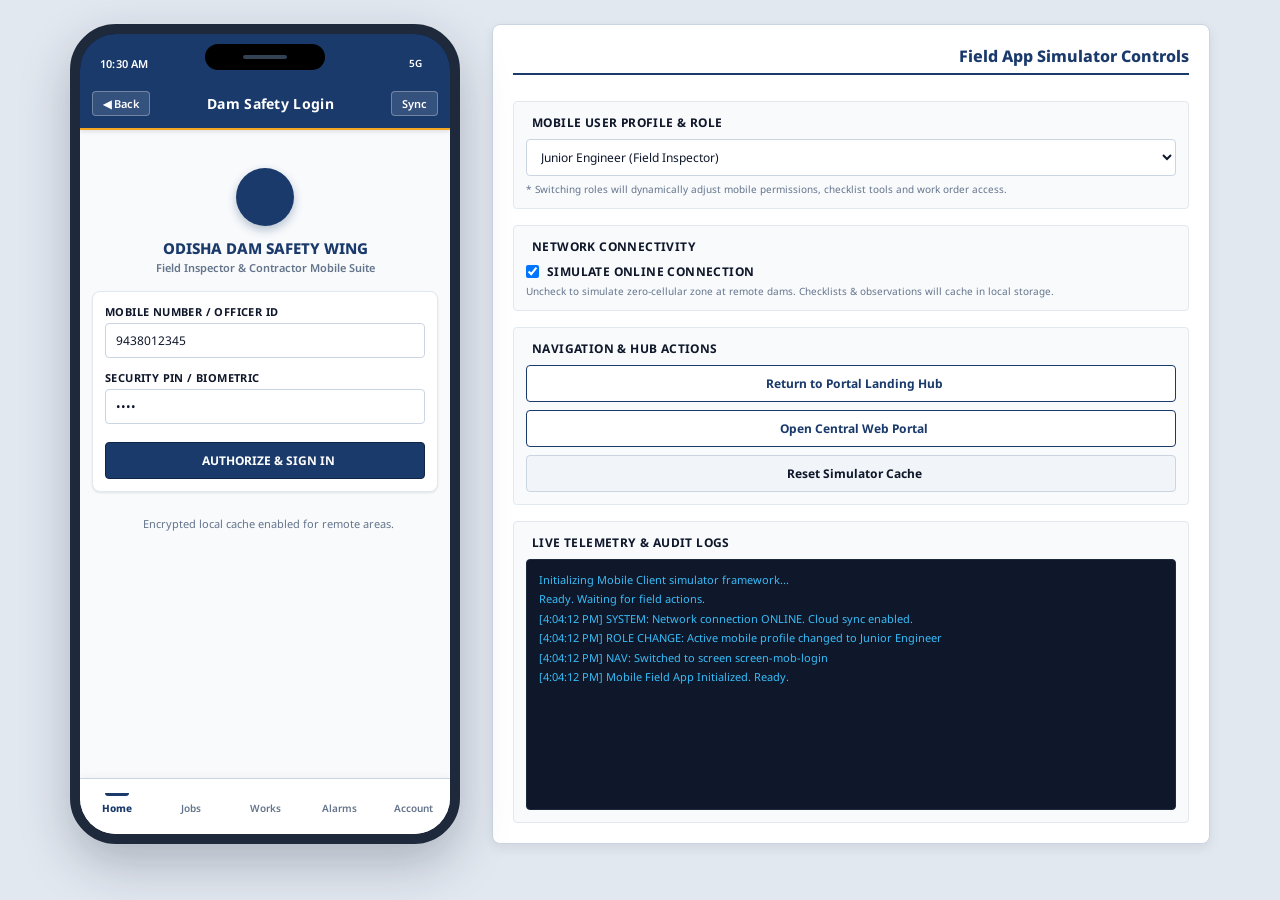
<file: mobile.html>
<!DOCTYPE html>
<html lang="en">
<head>
    <meta charset="UTF-8">
    <meta name="viewport" content="width=device-width, initial-scale=1.0">
    <title>Odisha Dam Safety — Mobile Field Operations Simulator</title>
    <link rel="stylesheet" href="https://cdn.hugeicons.com/font/hgi-stroke-rounded.css">
    <link rel="stylesheet" href="mobile-styles.css">
</head>
<body>

    <div class="simulator-wrapper">

        <!-- LEFT SIDE: MOBILE DEVICE SHELL -->
        <div class="phone-shell">
            <!-- Physical Dynamic Island Notch -->
            <div class="phone-notch">
                <div class="phone-speaker"></div>
            </div>

            <!-- Virtual Status Bar -->
            <div class="phone-status-bar">
                <span>10:30 AM</span>
                <span id="mob-net-indicator" class="offline-indicator-header" style="display: none;">OFFLINE</span>
                <div class="status-bar-right" style="display:flex; align-items:center; gap:8px;">
                    <span>5G</span>
                    <i class="hgi-stroke hgi-battery-full" style="font-size:14px;"></i>
                </div>
            </div>

            <!-- VIEWPORT SCREEN -->
            <div class="phone-screen">
                
                <!-- Connection Offline Alert banner -->
                <div class="offline-banner" id="mob-offline-banner">
                    <i class="hgi-stroke hgi-alert-02"></i>
                    <span>Offline Mode: Data saved locally in SQLite queue</span>
                </div>

                <!-- Active Role Banner -->
                <div class="mobile-role-banner" id="mob-role-banner" style="display: none;">
                    <span id="mob-role-banner-text">Logged in: Junior Engineer</span>
                    <span style="font-size: 10px; background: rgba(0,0,0,0.06); padding: 1px 6px; border-radius: 4px;">Field Auth</span>
                </div>

                <!-- Sticky Header (App Bar) -->
                <header class="mobile-header">
                    <button class="mobile-header-btn" onclick="showMobileScreen('screen-mob-dashboard')">◀ Back</button>
                    <span class="mobile-header-title" id="mob-header-title">Field Dashboard</span>
                    <button class="mobile-header-btn" onclick="showMobileScreen('screen-mob-sync')" style="gap:4px;">
                        <i class="hgi-stroke hgi-arrow-reload-horizontal"></i> Sync
                    </button>
                </header>

                <!-- Scrollable Viewport Content -->
                <div class="mobile-content">

                    <!-- SCREEN 1: LOGIN -->
                    <div id="screen-mob-login" class="mobile-screen-view active">
                        <div style="text-align:center; padding: 24px 0 16px;">
                            <div style="width: 58px; height: 58px; border-radius: 50%; background: var(--gov-navy); color: #fff; margin: 0 auto 12px; display: flex; align-items: center; justify-content: center; font-size: 26px; box-shadow: 0 4px 10px rgba(26,58,107,0.3);">
                                <i class="hgi-stroke hgi-bank"></i>
                            </div>
                            <h3 style="font-size: 15px; font-weight: 800; color: var(--gov-navy);">ODISHA DAM SAFETY WING</h3>
                            <p style="font-size: 11px; font-weight: 600; color: var(--text-muted); margin-top: 2px;">Field Inspector & Contractor Mobile Suite</p>
                        </div>

                        <div class="mobile-card">
                            <form onsubmit="handleMobileLogin(event)">
                                <div class="mobile-form-group">
                                    <label>Mobile Number / Officer ID</label>
                                    <input type="text" class="mobile-input" value="9438012345" required>
                                </div>
                                <div class="mobile-form-group">
                                    <label>Security PIN / Biometric</label>
                                    <input type="password" class="mobile-input" value="••••" required>
                                </div>
                                <button type="submit" class="mobile-btn primary" style="width:100%; margin-top:6px; gap:6px;">
                                    <i class="hgi-stroke hgi-login-01"></i> AUTHORIZE & SIGN IN
                                </button>
                            </form>
                        </div>
                        <div style="text-align:center; font-size:11px; color:var(--text-muted); margin-top:12px; display:flex; align-items:center; justify-content:center; gap:6px;">
                            <i class="hgi-stroke hgi-circle-lock-01"></i>
                            <span>Encrypted local cache enabled for remote areas.</span>
                        </div>
                    </div>

                    <!-- SCREEN 2: FIELD DASHBOARD -->
                    <div id="screen-mob-dashboard" class="mobile-screen-view">
                        
                        <!-- Device Sync KPI Card -->
                        <div class="mobile-card" style="background: linear-gradient(135deg, #1a3a6b 0%, #2a5298 100%); color: #ffffff;">
                            <div style="font-size:10px; font-weight:700; color: #cbd5e1; text-transform:uppercase; letter-spacing:0.5px;">Cloud Sync & Storage Status</div>
                            <div style="display:flex; justify-content:space-around; margin:10px 0 6px;">
                                <div style="text-align:center;">
                                    <div style="font-size:22px; font-weight:800; color:#f5a623;" id="dash-pending-sync">0</div>
                                    <div style="font-size:9px; color:#e2e8f0;">Pending Uploads</div>
                                </div>
                                <div style="width:1px; background:rgba(255,255,255,0.2);"></div>
                                <div style="text-align:center;">
                                    <div style="font-size:22px; font-weight:800;" id="dash-offline-count">0</div>
                                    <div style="font-size:9px; color:#e2e8f0;">Local Drafts</div>
                                </div>
                            </div>
                            <div style="font-size:9px; color:#cbd5e1; text-align:center; border-top:1px solid rgba(255,255,255,0.15); padding-top:6px; margin-top:6px;">
                                Last Server Handshake: <span id="dash-last-sync" style="color:#ffffff; font-weight:600;">Today, 10:30 AM</span>
                            </div>
                        </div>

                        <!-- Engineer Summary (Visible to JE, AE, EE) -->
                        <div id="dash-insp-summary">
                            <div style="font-size:11px; font-weight:800; color:var(--gov-navy); margin-bottom:8px; text-transform:uppercase; letter-spacing:0.4px; display:flex; align-items:center; gap:6px;">
                                <i class="hgi-stroke hgi-task-daily-01"></i> Assigned Field Operations
                            </div>
                            <div class="row" style="margin-bottom:10px;">
                                <div class="col-6">
                                    <div class="mobile-card interactive" style="text-align:center; border-left:3px solid var(--gov-red);" onclick="showMobileScreen('screen-mob-inspections')">
                                        <div style="font-size:20px; color:var(--gov-red); margin-bottom:2px;"><i class="hgi-stroke hgi-calendar-03"></i></div>
                                        <div style="font-size:11px; font-weight:700; color:var(--text-main);">Today's Jobs</div>
                                        <div style="font-size:10px; color:var(--gov-red); font-weight:800; margin-top:2px;">1 Inspection</div>
                                    </div>
                                </div>
                                <div class="col-6">
                                    <div class="mobile-card interactive" style="text-align:center; border-left:3px solid var(--gov-blue);" onclick="showMobileScreen('screen-mob-inspections')">
                                        <div style="font-size:20px; color:var(--gov-navy); margin-bottom:2px;"><i class="hgi-stroke hgi-structure-01"></i></div>
                                        <div style="font-size:11px; font-weight:700; color:var(--text-main);">Scheduled</div>
                                        <div style="font-size:10px; color:var(--gov-navy); font-weight:800; margin-top:2px;">3 Total Dams</div>
                                    </div>
                                </div>
                            </div>

                            <div class="row" style="margin-bottom:12px;">
                                <div class="col-6">
                                    <div class="mobile-card interactive" style="text-align:center; border-left:3px solid var(--gov-amber);" onclick="showMobileScreen('screen-mob-alerts')">
                                        <div style="font-size:20px; color:var(--gov-amber); margin-bottom:2px;"><i class="hgi-stroke hgi-notification-01"></i></div>
                                        <div style="font-size:11px; font-weight:700;">Alarms</div>
                                        <div style="font-size:10px; color:var(--gov-amber); font-weight:800; margin-top:2px;">3 Active</div>
                                    </div>
                                </div>
                                <div class="col-6">
                                    <div class="mobile-card interactive" style="text-align:center; border-left:3px solid var(--gov-green);" onclick="showMobileScreen('screen-mob-sync')">
                                        <div style="font-size:20px; color:var(--gov-green); margin-bottom:2px;"><i class="hgi-stroke hgi-arrow-reload-horizontal"></i></div>
                                        <div style="font-size:11px; font-weight:700;">Sync Center</div>
                                        <div style="font-size:10px; color:var(--gov-green); font-weight:800; margin-top:2px;">Check State</div>
                                    </div>
                                </div>
                            </div>
                        </div>

                        <!-- Vendor/Contractor Summary (Visible to Vendor only) -->
                        <div id="dash-vendor-summary" style="display: none;">
                            <div style="font-size:11px; font-weight:800; color:var(--gov-navy); margin-bottom:8px; text-transform:uppercase; letter-spacing:0.4px; display:flex; align-items:center; gap:6px;">
                                <i class="hgi-stroke hgi-crane"></i> Contractor Work Packages
                            </div>
                            <div class="mobile-card interactive" style="border-left:4px solid var(--gov-saffron);" onclick="showMobileScreen('screen-mob-work-progress')">
                                <div style="display:flex; justify-content:space-between; align-items:center;">
                                    <strong style="font-size:12px; color:var(--gov-navy);">WRK-2025-401</strong>
                                    <span class="status-pill green">In Progress</span>
                                </div>
                                <div style="font-size:11px; color:#334155; margin-top:4px;">Hirakud Epoxy Grout Rehabilitation (Package 04)</div>
                                <div style="font-size:10px; color:var(--text-muted); margin-top:4px;">Physical Progress: <strong>45% Completed</strong></div>
                            </div>
                        </div>

                        <!-- Action Buttons -->
                        <button id="dash-start-insp-btn" class="mobile-btn primary" onclick="showMobileScreen('screen-mob-inspections')" style="width:100%; margin-top:4px; gap:6px;">
                            <i class="hgi-stroke hgi-search-01"></i> START FIELD INSPECTION
                        </button>

                        <button id="dash-log-work-btn" class="mobile-btn primary" onclick="showMobileScreen('screen-mob-work-progress')" style="width:100%; margin-top:4px; display:none; gap:6px;">
                            <i class="hgi-stroke hgi-upload-01"></i> LOG MILESTONE PROGRESS
                        </button>
                    </div>

                    <!-- SCREEN 3: ASSIGNED INSPECTIONS -->
                    <div id="screen-mob-inspections" class="mobile-screen-view">
                        <div style="display:flex; justify-content:space-between; align-items:center; margin-bottom:10px;">
                            <span style="font-size:11px; font-weight:800; color:var(--gov-navy); text-transform:uppercase;">Statutory Safety Tasks</span>
                            <span style="font-size:10px; color:var(--text-muted);">Circle: Northern</span>
                        </div>

                        <div id="mob-inspections-list">
                            <!-- Populated dynamically by loadMobileInspections() -->
                        </div>
                    </div>

                    <!-- SCREEN 4: DAM SELECT / PROFILE -->
                    <div id="screen-mob-dam-profile" class="mobile-screen-view">
                        <div class="mobile-card">
                            <div style="display:flex; justify-content:space-between; align-items:center; border-bottom:1px solid var(--border-light); padding-bottom:6px; margin-bottom:8px;">
                                <h3 id="mob-prof-name" style="font-size:14px; font-weight:800; color:var(--gov-navy);">Hirakud Dam</h3>
                                <span class="status-pill red" id="mob-prof-class">High Risk</span>
                            </div>
                            
                            <table style="width:100%; font-size:11px; border-collapse:collapse;">
                                <tr style="border-bottom:1px dashed var(--border-light);"><th style="text-align:left; padding:4px 0; color:var(--text-muted); font-weight:600;">Dam Code:</th><td id="mob-prof-id" style="font-weight:700;">D00123</td></tr>
                                <tr style="border-bottom:1px dashed var(--border-light);"><th style="text-align:left; padding:4px 0; color:var(--text-muted); font-weight:600;">District:</th><td id="mob-prof-dist">Sambalpur</td></tr>
                                <tr style="border-bottom:1px dashed var(--border-light);"><th style="text-align:left; padding:4px 0; color:var(--text-muted); font-weight:600;">Division:</th><td id="mob-prof-div">Sambalpur Div</td></tr>
                                <tr style="border-bottom:1px dashed var(--border-light);"><th style="text-align:left; padding:4px 0; color:var(--text-muted); font-weight:600;">River / Basin:</th><td id="mob-prof-basin">Mahanadi</td></tr>
                                <tr style="border-bottom:1px dashed var(--border-light);"><th style="text-align:left; padding:4px 0; color:var(--text-muted); font-weight:600;">Structure:</th><td id="mob-prof-type">Composite Masonry</td></tr>
                                <tr><th style="text-align:left; padding:4px 0; color:var(--text-muted); font-weight:600;">Last Audit:</th><td id="mob-prof-lastinsp">12 Apr 2025</td></tr>
                            </table>
                        </div>

                        <div class="row" style="margin-bottom:10px; text-align:center;">
                            <div class="col-4">
                                <div style="background:var(--gov-red-bg); border:1px solid #fecaca; border-radius:6px; padding:6px; color:var(--gov-red);">
                                    <div id="mob-prof-crit" style="font-size:16px; font-weight:800;">8</div>
                                    <div style="font-size:9px; font-weight:700;">Critical</div>
                                </div>
                            </div>
                            <div class="col-4">
                                <div style="background:var(--gov-amber-bg); border:1px solid #fde68a; border-radius:6px; padding:6px; color:var(--gov-amber);">
                                    <div id="mob-prof-open" style="font-size:16px; font-weight:800;">12</div>
                                    <div style="font-size:9px; font-weight:700;">Open Obs</div>
                                </div>
                            </div>
                            <div class="col-4">
                                <div style="background:var(--gov-green-bg); border:1px solid #bbf7d0; border-radius:6px; padding:6px; color:var(--gov-green);">
                                    <div id="mob-prof-works" style="font-size:16px; font-weight:800;">3</div>
                                    <div style="font-size:9px; font-weight:700;">Works</div>
                                </div>
                            </div>
                        </div>

                        <button class="mobile-btn primary" onclick="handleStartInspection()" style="width:100%; margin-top:8px; gap:6px;">
                            <i class="hgi-stroke hgi-pencil-edit-02"></i> EXECUTE FIELD SAFETY AUDIT
                        </button>
                    </div>

                    <!-- SCREEN 5: INSPECTION DETAILS -->
                    <div id="screen-mob-details" class="mobile-screen-view">
                        <div class="mobile-card">
                            <h4 style="font-size:11px; font-weight:800; color:var(--gov-navy); border-bottom:1px solid var(--border-light); padding-bottom:4px; margin-bottom:8px; text-transform:uppercase;">
                                Inspection Order Memo
                            </h4>
                            <table style="width:100%; font-size:11px; line-height:1.6;">
                                <tr><th style="text-align:left; color:var(--text-muted);">Reservoir:</th><td id="mob-det-damname" style="font-weight:700;">Hirakud Dam</td></tr>
                                <tr><th style="text-align:left; color:var(--text-muted);">Inspection Type:</th><td>Pre-Monsoon Inspection</td></tr>
                                <tr><th style="text-align:left; color:var(--text-muted);">Date:</th><td style="color:var(--gov-red); font-weight:700;">18 Aug 2026</td></tr>
                                <tr><th style="text-align:left; color:var(--text-muted);">Panel Lead:</th><td>Executive Engineer, Sambalpur</td></tr>
                            </table>
                        </div>

                        <div class="mobile-card" style="background:#f8fafc; border-left:3px solid var(--gov-navy);">
                            <strong style="font-size:11px; color:var(--gov-navy);">Field Surveillance Directive:</strong>
                            <p style="font-size:11px; color:#475569; margin-top:4px; line-height:1.4;">
                                Inspect block 12 for concrete cracking, measure gallery drain calcification discharge rate, and test radial crest gate hoists under motor load.
                            </p>
                        </div>

                        <button class="mobile-btn primary" onclick="showMobileScreen('screen-mob-checklist')" style="width:100%; gap:6px;">
                            <i class="hgi-stroke hgi-clipboard"></i> PROCEED TO CHECKLIST
                        </button>
                    </div>

                    <!-- SCREEN 6: INSPECTION CHECKLIST -->
                    <div id="screen-mob-checklist" class="mobile-screen-view">
                        <div style="display:flex; justify-content:space-between; align-items:center; margin-bottom:8px;">
                            <span style="font-size:11px; font-weight:800; color:var(--gov-navy); text-transform:uppercase;">Statutory Checklist</span>
                            <button class="mobile-btn secondary" onclick="showMobileScreen('screen-mob-record-observation')" style="padding:4px 8px; font-size:10px; gap:4px;">
                                <i class="hgi-stroke hgi-add-01"></i> Record Defect
                            </button>
                        </div>

                        <div id="mob-checklist-container">
                            <!-- Populated dynamically by loadMobileChecklist() -->
                        </div>

                        <button class="mobile-btn primary" onclick="showMobileScreen('screen-mob-review-submit')" style="width:100%; margin-top:14px; gap:6px;">
                            <i class="hgi-stroke hgi-checkmark-circle-01"></i> REVIEW & SUBMIT AUDIT REPORT
                        </button>
                    </div>

                    <!-- SCREEN 7: RECORD OBSERVATION -->
                    <div id="screen-mob-record-observation" class="mobile-screen-view">
                        <div class="mobile-card">
                            <h4 style="font-size:12px; font-weight:800; color:var(--gov-navy); margin-bottom:10px; text-transform:uppercase;">
                                Log Defect / Safety Observation
                            </h4>
                            <form onsubmit="handleSaveObservation(event)">
                                <div class="mobile-form-group">
                                    <label>Observation Category</label>
                                    <select id="mob-obs-cat" class="mobile-select">
                                        <option>Structural & Masonry Repairs</option>
                                        <option>Hydromechanical & Gates</option>
                                        <option>Drainage Gallery & Seepage</option>
                                        <option>Instrumentation & Piezometers</option>
                                        <option>Electrical & Backup Power</option>
                                    </select>
                                </div>
                                <div class="mobile-form-group">
                                    <label>Defect Description</label>
                                    <textarea id="mob-obs-desc" class="mobile-textarea" style="height:65px;" placeholder="Specify crack width, location chainage, seepage rate..." required></textarea>
                                </div>
                                <div class="mobile-form-group">
                                    <label>Severity Level</label>
                                    <select id="mob-obs-sev" class="mobile-select" style="font-weight:700; color:var(--gov-red);">
                                        <option value="Critical">Critical (Immediate 24-hr action)</option>
                                        <option value="High">High (Action within 7 days)</option>
                                        <option value="Medium">Medium (Routine maintenance)</option>
                                        <option value="Low">Low (Advisory record)</option>
                                    </select>
                                </div>
                                <div class="mobile-form-group">
                                    <label>Target Resolution Date</label>
                                    <input type="date" id="mob-obs-target" class="mobile-input" value="2026-09-30">
                                </div>

                                <div style="display:flex; gap:8px; margin-top:12px;">
                                    <button type="button" class="mobile-btn secondary" onclick="showMobileScreen('screen-mob-evidence')" style="flex:1; gap:4px;">
                                        <i class="hgi-stroke hgi-camera-01"></i> Camera (GPS)
                                    </button>
                                    <button type="submit" class="mobile-btn primary" style="flex:1; gap:4px;">
                                        <i class="hgi-stroke hgi-floppy-disk"></i> Save Defect
                                    </button>
                                </div>
                            </form>
                        </div>
                    </div>

                    <!-- SCREEN 8: CAPTURE PHOTO EVIDENCE -->
                    <div id="screen-mob-evidence" class="mobile-screen-view">
                        <div class="mobile-card" style="text-align:center;">
                            <div style="width:100%; height:130px; background:linear-gradient(135deg, #1e293b, #0f172a); border-radius:6px; display:flex; flex-direction:column; align-items:center; justify-content:center; color:#ffffff;">
                                <div style="font-size:32px; margin-bottom:4px;"><i class="hgi-stroke hgi-camera-01"></i></div>
                                <div style="font-size:11px; font-weight:700; margin-top:4px;">GPS Camera Sensor Active</div>
                                <div style="font-size:9px; color:#94a3b8;">Lat: 21.57212° N | Long: 83.87105° E | Alt: 160m</div>
                            </div>
                        </div>

                        <div id="mob-photo-previews" style="margin-bottom:12px; white-space:nowrap; overflow-x:auto; padding:4px 0;">
                            <!-- Dynamically attached photos preview -->
                        </div>

                        <div style="display:flex; gap:8px;">
                            <button class="mobile-btn primary" onclick="handleAttachPhoto()" style="flex:1; gap:4px;">
                                <i class="hgi-stroke hgi-camera-01"></i> CAPTURE PHOTO
                            </button>
                            <button class="mobile-btn secondary" onclick="showMobileScreen('screen-mob-record-observation')" style="flex:1; gap:4px;">
                                <i class="hgi-stroke hgi-checkmark-circle-01"></i> Done
                            </button>
                        </div>
                    </div>

                    <!-- SCREEN 9: WORK PROGRESS CAPTURE -->
                    <div id="screen-mob-work-progress" class="mobile-screen-view">
                        <div class="mobile-card">
                            <h4 style="font-size:12px; font-weight:800; color:var(--gov-navy); margin-bottom:8px; text-transform:uppercase;">
                                Field Milestone Progress
                            </h4>
                            <form onsubmit="handleSubmitWorkProgress(event)">
                                <div class="mobile-form-group">
                                    <label>Active Work Order</label>
                                    <select class="mobile-select">
                                        <option value="WRK-2025-401">WRK-2025-401: Epoxy Grouting (Hirakud)</option>
                                        <option value="WRK-2025-402">WRK-2025-402: Telemetric Piezometers (Rengali)</option>
                                    </select>
                                </div>
                                <div class="mobile-form-group">
                                    <label>Target Milestone</label>
                                    <select id="mob-work-milestone" class="mobile-select">
                                        <option>Epoxy Grout Injection & Packer Setting (35% wt)</option>
                                        <option>Post-grouting Permeability Water Test (15% wt)</option>
                                    </select>
                                </div>
                                <div class="mobile-form-group">
                                    <label>Physical Progress (%)</label>
                                    <div style="display:flex; align-items:center; gap:10px;">
                                        <input type="range" id="mob-work-progress-val" min="0" max="100" value="45" style="flex-grow:1;" oninput="document.getElementById('slider-val').innerText = this.value + '%'">
                                        <span id="slider-val" style="font-weight:800; font-size:13px; color:var(--gov-navy);">45%</span>
                                    </div>
                                </div>
                                <div class="mobile-form-group">
                                    <label>Field Engineer Remarks</label>
                                    <textarea class="mobile-textarea" style="height:55px;" placeholder="Grout nozzle pressure tested at 5 bar, no leakage observed."></textarea>
                                </div>
                                
                                <button type="submit" class="mobile-btn primary" style="width:100%; margin-top:8px; gap:6px;">
                                    <i class="hgi-stroke hgi-upload-01"></i> SUBMIT PROGRESS FOR AUDIT
                                </button>
                            </form>
                        </div>
                    </div>

                    <!-- SCREEN 10: REVIEW & SUBMIT INSPECTION -->
                    <div id="screen-mob-review-submit" class="mobile-screen-view">
                        <div class="mobile-card">
                            <h4 style="font-size:12px; font-weight:800; color:var(--gov-navy); border-bottom:1px solid var(--border-light); padding-bottom:6px; margin-bottom:10px; text-transform:uppercase;">
                                Inspection Audit Summary
                            </h4>
                            
                            <table style="width:100%; font-size:11px; line-height:1.8;">
                                <tr><th style="text-align:left; color:var(--text-muted);">Checklist Status:</th><td id="rev-chk-complete" style="font-weight:700;">6 items completed</td></tr>
                                <tr><th style="text-align:left; color:var(--text-muted);">Logged Defect:</th><td id="rev-obs-count" style="font-weight:700; color:var(--gov-red);">1 recorded</td></tr>
                                <tr><th style="text-align:left; color:var(--text-muted);">Geotagged Photos:</th><td id="rev-photos-count" style="font-weight:700;">1 photo attached</td></tr>
                                <tr><th style="text-align:left; color:var(--text-muted);">Storage Mode:</th><td><span class="status-pill blue">Offline Queue</span></td></tr>
                            </table>

                            <div style="background:var(--gov-amber-bg); color:var(--gov-amber); border:1px solid #fde68a; border-radius:4px; padding:8px; font-size:10px; margin-top:10px; display:none;" id="rev-warning-msg">
                                <!-- Warning details -->
                            </div>
                        </div>

                        <div style="display:flex; flex-direction:column; gap:8px; margin-top:10px;">
                            <button class="mobile-btn primary" onclick="handleMobileFinalSubmit()" style="gap:6px;">
                                <i class="hgi-stroke hgi-floppy-disk"></i> FINALIZE & QUEUE DRAFT
                            </button>
                            <button class="mobile-btn secondary" onclick="showMobileScreen('screen-mob-checklist')">
                                ◀ Back to Checklist
                            </button>
                        </div>
                    </div>

                    <!-- SCREEN 11: SYNC CENTER -->
                    <div id="screen-mob-sync" class="mobile-screen-view">
                        <div class="mobile-card" style="text-align:center; padding:16px;">
                            <div style="font-size:32px; color:var(--gov-navy); margin-bottom:4px;"><i class="hgi-stroke hgi-arrow-reload-horizontal"></i></div>
                            <h4 style="font-size:13px; font-weight:800; color:var(--gov-navy); margin-top:4px;">State Data Gateway Sync</h4>
                            <div style="font-size:11px; font-weight:700; margin-top:2px;" id="sync-connection-text">Connected (Online)</div>
                        </div>

                        <div class="mobile-card" style="font-size:11px;">
                            <div style="font-weight:800; color:var(--gov-navy); border-bottom:1px solid var(--border-light); padding-bottom:4px; margin-bottom:8px; text-transform:uppercase;">
                                Pending Upload Queue
                            </div>
                            <div style="display:flex; justify-content:space-between; padding:4px 0; border-bottom:1px dashed var(--border-light);">
                                <span>Saved Inspections:</span>
                                <strong id="sync-insps-count">0</strong>
                            </div>
                            <div style="display:flex; justify-content:space-between; padding:4px 0; border-bottom:1px dashed var(--border-light);">
                                <span>Defect Observations:</span>
                                <strong id="sync-obs-count">0</strong>
                            </div>
                            <div style="display:flex; justify-content:space-between; padding:4px 0;">
                                <span>Milestone Progress Logs:</span>
                                <strong id="sync-works-count">0</strong>
                            </div>
                        </div>

                        <button class="mobile-btn primary" onclick="triggerSyncNow()" style="width:100%; margin-top:6px; gap:6px;">
                            <i class="hgi-stroke hgi-cloud-upload"></i> PUSH DATA TO CLOUD
                        </button>
                    </div>

                    <!-- SCREEN 12: ALERTS -->
                    <div id="screen-mob-alerts" class="mobile-screen-view">
                        <div style="font-size:11px; font-weight:800; color:var(--gov-navy); margin-bottom:8px; text-transform:uppercase; display:flex; align-items:center; gap:6px;">
                            <i class="hgi-stroke hgi-notification-01"></i> Field Alarms & Compliance
                        </div>
                        
                        <div class="mobile-card" style="border-left:4px solid var(--gov-red);">
                            <div style="display:flex; justify-content:space-between; font-weight:800; font-size:10px; color:var(--gov-red); align-items:center;">
                                <span style="display:flex; align-items:center; gap:4px;"><i class="hgi-stroke hgi-alert-circle"></i> CRITICAL ALARM</span>
                                <span>Today</span>
                            </div>
                            <div style="font-size:11px; font-weight:700; margin-top:4px;">Hirakud spill face cracks (OBS-2025-101) requires immediate epoxy seal.</div>
                        </div>

                        <div class="mobile-card" style="border-left:4px solid var(--gov-amber);">
                            <div style="display:flex; justify-content:space-between; font-weight:800; font-size:10px; color:var(--gov-amber); align-items:center;">
                                <span style="display:flex; align-items:center; gap:4px;"><i class="hgi-stroke hgi-calendar-03"></i> STATUTORY DUE</span>
                                <span>22 Aug</span>
                            </div>
                            <div style="font-size:11px; font-weight:700; margin-top:4px;">Pre-Monsoon Safety Inspection due for Rengali Dam.</div>
                        </div>
                    </div>

                    <!-- SCREEN 13: PROFILE / ACCOUNT -->
                    <div id="screen-mob-profile" class="mobile-screen-view">
                        <div class="mobile-card" style="text-align:center; padding:16px;">
                            <div style="width:54px; height:54px; border-radius:50%; background:var(--gov-navy); color:#fff; margin:0 auto 8px; display:flex; align-items:center; justify-content:center; font-size:22px;">
                                <i class="hgi-stroke hgi-user-account"></i>
                            </div>
                            <strong style="font-size:14px; font-weight:800;" id="mob-profile-name">G. C. Biswal</strong>
                            <div style="font-size:11px; color:var(--gov-navy); font-weight:600;" id="mob-profile-role">Junior Engineer (Civil)</div>
                            <div style="font-size:10px; color:var(--text-muted);" id="mob-profile-div">Sambalpur Division</div>
                        </div>

                        <div class="mobile-card" style="font-size:11px;">
                            <div style="padding:8px 0; border-bottom:1px dashed var(--border-light); cursor:pointer; display:flex; align-items:center; gap:8px;" onclick="alert('Jurisdiction: Northern Circle (Sambalpur)')">
                                <i class="hgi-stroke hgi-maps-location-01" style="color:var(--gov-navy);"></i> Assigned Jurisdiction
                            </div>
                            <div style="padding:8px 0; border-bottom:1px dashed var(--border-light); cursor:pointer; display:flex; align-items:center; gap:8px;" onclick="showMobileScreen('screen-mob-sync')">
                                <i class="hgi-stroke hgi-settings-01" style="color:var(--gov-navy);"></i> Offline Sync Settings
                            </div>
                            <div style="padding:8px 0; cursor:pointer; display:flex; align-items:center; gap:8px;" onclick="alert('Standard Operating Procedure (SOP) manual downloaded.')">
                                <i class="hgi-stroke hgi-help-circle" style="color:var(--gov-navy);"></i> Field Safety Protocols
                            </div>
                        </div>

                        <button class="mobile-btn danger" onclick="handleLogout()" style="width:100%; margin-top:10px; gap:6px;">
                            <i class="hgi-stroke hgi-logout-01"></i> SIGN OUT
                        </button>
                    </div>

                </div>

                <!-- Bottom Navigation Bar -->
                <nav class="mobile-nav-bar">
                    <a class="mobile-nav-tab active" id="tab-home" onclick="showMobileScreen('screen-mob-dashboard')">
                        <i class="hgi-stroke hgi-home-01 mobile-nav-icon"></i>
                        <span>Home</span>
                    </a>
                    <a class="mobile-nav-tab" id="tab-inspections" onclick="showMobileScreen('screen-mob-inspections')">
                        <i class="hgi-stroke hgi-clipboard mobile-nav-icon"></i>
                        <span>Jobs</span>
                    </a>
                    <a class="mobile-nav-tab" id="tab-works" onclick="showMobileScreen('screen-mob-work-progress')">
                        <i class="hgi-stroke hgi-crane mobile-nav-icon"></i>
                        <span>Works</span>
                    </a>
                    <a class="mobile-nav-tab" id="tab-alerts" onclick="showMobileScreen('screen-mob-alerts')">
                        <i class="hgi-stroke hgi-notification-01 mobile-nav-icon"></i>
                        <span>Alarms</span>
                    </a>
                    <a class="mobile-nav-tab" id="tab-more" onclick="showMobileScreen('screen-mob-profile')">
                        <i class="hgi-stroke hgi-user-account mobile-nav-icon"></i>
                        <span>Account</span>
                        <span class="nav-badge" id="nav-sync-badge" style="display: none;">0</span>
                    </a>
                </nav>

            </div>
        </div>

        <!-- RIGHT SIDE: SIMULATOR CONTROL DASHBOARD -->
        <div class="simulator-controls">
            <div class="controls-title" style="display:flex; align-items:center; gap:8px;">
                <i class="hgi-stroke hgi-smart-phone-01"></i>
                <span>Field App Simulator Controls</span>
            </div>

            <!-- Role Selector for Mobile App -->
            <div class="controls-section">
                <h4 style="display:flex; align-items:center; gap:6px;"><i class="hgi-stroke hgi-user-account"></i> Mobile User Profile & Role</h4>
                <select id="sim-role-select" class="mobile-select" onchange="setMobileRole(this.value)">
                    <option value="Junior Engineer" selected>Junior Engineer (Field Inspector)</option>
                    <option value="Assistant Engineer">Assistant Engineer (Sub-Divisional Reviewer)</option>
                    <option value="Executive Engineer">Executive Engineer (Division Authority)</option>
                    <option value="Vendor/Contractor">Vendor/Contractor (Execution Partner)</option>
                </select>
                <div style="font-size:10px; color:var(--text-muted); margin-top:6px;">
                    * Switching roles will dynamically adjust mobile permissions, checklist tools and work order access.
                </div>
            </div>

            <!-- Network Toggle Simulator -->
            <div class="controls-section">
                <h4 style="display:flex; align-items:center; gap:6px;"><i class="hgi-stroke hgi-wifi-01"></i> Network Connectivity</h4>
                <div class="mobile-form-group" style="margin-bottom:4px;">
                    <label style="display:flex; align-items:center; gap:8px; cursor:pointer; font-size:12px; font-weight:700;">
                        <input type="checkbox" id="sim-network-chk" checked onchange="setNetworkStatus(this.checked)">
                        Simulate Online Connection
                    </label>
                </div>
                <div style="font-size:10px; color:var(--text-muted);">
                    Uncheck to simulate zero-cellular zone at remote dams. Checklists & observations will cache in local storage.
                </div>
            </div>

            <!-- Quick Navigation & Hub links -->
            <div class="controls-section">
                <h4 style="display:flex; align-items:center; gap:6px;"><i class="hgi-stroke hgi-link-01"></i> Navigation & Hub Actions</h4>
                <div style="display:flex; flex-direction:column; gap:8px;">
                    <a href="landing.html" class="mobile-btn secondary" style="text-align:center; gap:6px;">
                        <i class="hgi-stroke hgi-bank"></i> Return to Portal Landing Hub
                    </a>
                    <a href="index.html" class="mobile-btn secondary" style="text-align:center; gap:6px;">
                        <i class="hgi-stroke hgi-laptop-programming"></i> Open Central Web Portal
                    </a>
                    <button class="mobile-btn" onclick="location.reload()" style="background:#f1f5f9; color:var(--text-main); border:1px solid var(--border-color); gap:6px;">
                        <i class="hgi-stroke hgi-arrow-reload-horizontal"></i> Reset Simulator Cache
                    </button>
                </div>
            </div>

            <!-- Live Console Log Box -->
            <div class="controls-section" style="flex-grow:1; display:flex; flex-direction:column;">
                <h4 style="display:flex; align-items:center; gap:6px;"><i class="hgi-stroke hgi-terminal"></i> Live Telemetry & Audit Logs</h4>
                <div class="console-box" id="sim-console" style="flex-grow:1;">
                    <div class="console-line">Initializing Mobile Client simulator framework...</div>
                    <div class="console-line">Ready. Waiting for field actions.</div>
                </div>
            </div>
        </div>

    </div>

    <!-- SCRIPTS -->
    <script src="mobile-app.js"></script>
</body>
</html>
</file>
<file: styles.css>
@import url('https://fonts.googleapis.com/css2?family=Noto+Sans:wght@400;500;600;700&family=Noto+Sans+Devanagari:wght@400;500;700&display=swap');
@import url('https://cdn.hugeicons.com/font/hgi-stroke-rounded.css');

/* ============================================================
   DESIGN TOKENS — Government Portal Theme
   Modelled on NIC / India.gov.in / NICSI design language
   ============================================================ */
:root {
    --gov-navy:       #1a3a6b;
    --gov-navy-dark:  #122a52;
    --gov-navy-light: #2a4d8a;
    --gov-accent:     #f5a623;   /* saffron accent */
    --gov-red:        #c0392b;
    --gov-amber:      #d68910;
    --gov-green:      #1e8449;

    --body-bg:        #eef1f6;
    --sidebar-bg:     #ffffff;
    --sidebar-width:  240px;
    --header-height:  64px;

    --card-bg:        #ffffff;
    --card-border:    #d9dde4;
    --card-radius:    4px;
    --card-shadow:    0 1px 4px rgba(0,0,0,0.10);

    --text-primary:   #1c2b3a;
    --text-secondary: #5a6a7e;
    --text-muted:     #8a96a3;

    --border-color:   #d0d7e2;
    --divider:        #e8ecf1;

    --input-border:   #b0bac8;
    --input-focus:    #1a3a6b;

    --font-main: 'Noto Sans', 'Segoe UI', Arial, sans-serif;
}

/* ============================================================
   RESET & BASE
   ============================================================ */
*, *::before, *::after {
    box-sizing: border-box;
    margin: 0;
    padding: 0;
}

html, body {
    height: 100%;
    width: 100%;
}

body {
    font-family: var(--font-main);
    font-size: 13px;
    color: var(--text-primary);
    background-color: var(--body-bg);
    overflow: hidden;
    display: flex;
}

a { color: var(--gov-navy); text-decoration: none; }
a:hover { text-decoration: underline; }

/* ============================================================
   LOGIN / LOGOUT STATE TOGGLES
   ============================================================ */
body.logged-out #screen-login  { display: flex !important; }
body.logged-out .app-wrapper   { display: none !important; }
body.logged-in  #screen-login  { display: none !important; }
body.logged-in  .app-wrapper   { display: flex !important; }

/* ============================================================
   APP WRAPPER
   ============================================================ */
.app-wrapper {
    display: flex;
    width: 100vw;
    height: 100vh;
    overflow: hidden;
}

/* ============================================================
   SIDEBAR
   ============================================================ */
.sidebar {
    width: var(--sidebar-width);
    background-color: var(--sidebar-bg);
    border-right: 1px solid var(--border-color);
    display: flex;
    flex-direction: column;
    flex-shrink: 0;
    height: 100%;
    overflow: hidden;
}

.logo-container {
    height: var(--header-height);
    background-color: var(--gov-navy);
    display: flex;
    align-items: center;
    justify-content: center;
    padding: 0 12px;
    flex-shrink: 0;
}

/* Replace Balsamiq dashed placeholder with real emblem area */
.logo-placeholder {
    width: 100%;
    height: 100%;
    display: flex;
    align-items: center;
    justify-content: center;
    gap: 10px;
    border: none;
    background: transparent;
}

.logo-placeholder::before,
.logo-placeholder::after { display: none; }

.logo-text {
    color: #ffffff;
    font-size: 11px;
    font-weight: 700;
    letter-spacing: 0.5px;
    text-transform: uppercase;
    line-height: 1.4;
    border: none;
    border-radius: 0;
    padding: 0;
    background: transparent;
}

.nav-menu {
    flex-grow: 1;
    overflow-y: auto;
    padding: 8px 0;
    list-style: none;
}

.nav-menu::-webkit-scrollbar { width: 4px; }
.nav-menu::-webkit-scrollbar-thumb { background: var(--border-color); border-radius: 2px; }

.nav-item { margin: 1px 8px; }

.nav-link {
    display: flex;
    align-items: center;
    padding: 9px 12px;
    color: var(--text-secondary);
    text-decoration: none;
    border: none;
    border-radius: var(--card-radius);
    font-size: 13px;
    font-weight: 500;
    cursor: pointer;
    transition: background 0.15s, color 0.15s;
    border-left: 3px solid transparent;
}

.nav-link:hover {
    background-color: #eef1f6;
    color: var(--gov-navy);
    text-decoration: none;
}

.nav-link.active {
    background-color: #e8eef8;
    color: var(--gov-navy);
    font-weight: 600;
    border-left-color: var(--gov-navy);
    box-shadow: none;
}

.nav-icon {
    margin-right: 10px;
    width: 20px;
    text-align: center;
    font-size: 17px;
    display: inline-flex;
    align-items: center;
    justify-content: center;
    flex-shrink: 0;
}

.sidebar-footer {
    padding: 12px;
    border-top: 1px solid var(--divider);
    background-color: #f8f9fb;
    flex-shrink: 0;
}

/* Status legend in sidebar footer */
.legend-box {
    border: 1px solid var(--card-border);
    border-radius: var(--card-radius);
    padding: 8px 10px;
    background-color: #ffffff;
    font-size: 11px;
}

.legend-title {
    font-weight: 700;
    font-size: 10px;
    letter-spacing: 0.5px;
    text-transform: uppercase;
    color: var(--text-muted);
    margin-bottom: 6px;
    padding-bottom: 4px;
    border-bottom: 1px solid var(--divider);
}

/* ============================================================
   MAIN CONTAINER
   ============================================================ */
.main-container {
    flex-grow: 1;
    display: flex;
    flex-direction: column;
    height: 100%;
    overflow: hidden;
    background-color: var(--body-bg);
}

/* ============================================================
   TOP HEADER
   ============================================================ */
.top-header {
    height: var(--header-height);
    border-bottom: 1px solid var(--border-color);
    display: flex;
    align-items: center;
    justify-content: space-between;
    padding: 0 20px;
    background-color: var(--gov-navy);
    flex-shrink: 0;
}

.header-left {
    display: flex;
    align-items: center;
    gap: 12px;
}

.menu-toggle {
    font-size: 20px;
    cursor: pointer;
    border: 1px solid rgba(255,255,255,0.3);
    border-radius: var(--card-radius);
    padding: 3px 8px;
    background: rgba(255,255,255,0.1);
    color: #fff;
}

.breadcrumbs {
    font-size: 12px;
    font-weight: 500;
    color: rgba(255,255,255,0.65);
}

.breadcrumbs span.current {
    color: #ffffff;
    font-weight: 600;
}

.header-right {
    display: flex;
    align-items: center;
    gap: 12px;
}

.role-selector-wrap {
    display: flex;
    align-items: center;
    gap: 6px;
    font-size: 12px;
    font-weight: 500;
    color: rgba(255,255,255,0.75);
}

select.wireframe-select {
    border: 1px solid rgba(255,255,255,0.35);
    border-radius: var(--card-radius);
    padding: 5px 10px;
    background-color: rgba(255,255,255,0.12);
    color: #ffffff;
    font-weight: 500;
    font-size: 12px;
    font-family: var(--font-main);
    outline: none;
    cursor: pointer;
    /* Fix for Windows: options need explicit styling */
    appearance: auto;
}

select.wireframe-select option {
    background-color: #ffffff;
    color: var(--text-primary);
    font-weight: 500;
}

select.wireframe-select:focus {
    border-color: rgba(255,255,255,0.6);
    box-shadow: none;
}


/* Selects inside content area (not header) */
.page-content select.wireframe-select,
.filter-panel select.wireframe-select,
.section-header select.wireframe-select {
    background-color: #ffffff;
    color: var(--text-primary);
    border: 1px solid var(--input-border);
}

.icon-button {
    border: 1px solid rgba(255,255,255,0.3);
    border-radius: var(--card-radius);
    background: rgba(255,255,255,0.1);
    width: 34px;
    height: 34px;
    display: flex;
    align-items: center;
    justify-content: center;
    cursor: pointer;
    font-size: 15px;
    position: relative;
    color: #fff;
}

.icon-button:hover {
    background: rgba(255,255,255,0.2);
}

.icon-button .badge {
    position: absolute;
    top: -5px;
    right: -5px;
    background: var(--gov-accent);
    color: #1c2b3a;
    border: 2px solid var(--gov-navy);
    border-radius: 50%;
    width: 18px;
    height: 18px;
    font-size: 9px;
    font-weight: 700;
    display: flex;
    align-items: center;
    justify-content: center;
}

.user-profile-badge {
    display: flex;
    align-items: center;
    gap: 8px;
    border: 1px solid rgba(255,255,255,0.3);
    border-radius: 20px;
    padding: 3px 12px 3px 4px;
    background: rgba(255,255,255,0.12);
    font-size: 12px;
    font-weight: 500;
    color: #ffffff;
    cursor: pointer;
}

.user-avatar {
    width: 26px;
    height: 26px;
    border-radius: 50%;
    background: var(--gov-accent);
    color: var(--gov-navy);
    display: flex;
    align-items: center;
    justify-content: center;
    font-size: 10px;
    font-weight: 700;
    border: none;
}

/* ============================================================
   PAGE CONTENT
   ============================================================ */
.page-content {
    flex-grow: 1;
    padding: 20px;
    overflow-y: auto;
    display: flex;
    gap: 20px;
}

.page-content::-webkit-scrollbar { width: 6px; }
.page-content::-webkit-scrollbar-thumb { background: var(--border-color); border-radius: 3px; }

.screen-view {
    display: none;
    width: 100%;
    height: 100%;
    flex-direction: column;
}

.screen-view.active { display: flex; }

/* ============================================================
   LOGIN SCREEN
   ============================================================ */
.login-screen-view {
    height: 100vh;
    display: flex;
    align-items: center;
    justify-content: center;
    background: linear-gradient(160deg, #1a3a6b 0%, #2a5298 60%, #1a3a6b 100%);
}

.login-card {
    width: 400px;
    border: none;
    border-radius: 6px;
    background: #ffffff;
    box-shadow: 0 8px 32px rgba(0,0,0,0.25);
    padding: 32px 28px;
}

/* Gov emblem style at top of login */
.login-card > div:first-child {
    border-bottom: 2px solid var(--gov-navy);
    padding-bottom: 16px;
    margin-bottom: 20px !important;
}

.captcha-box {
    border: 1px solid var(--input-border);
    background-color: #f0f4fa;
    height: 40px;
    display: flex;
    align-items: center;
    justify-content: center;
    font-style: normal;
    font-weight: 700;
    font-size: 17px;
    letter-spacing: 6px;
    user-select: none;
    border-radius: var(--card-radius);
    color: var(--gov-navy);
}

/* ============================================================
   BUTTONS
   ============================================================ */
.wireframe-btn {
    border: 1px solid var(--input-border);
    border-radius: var(--card-radius);
    background-color: #ffffff;
    color: var(--text-primary);
    padding: 6px 14px;
    font-size: 12px;
    font-weight: 600;
    font-family: var(--font-main);
    cursor: pointer;
    outline: none;
    box-shadow: none;
    display: inline-flex;
    align-items: center;
    gap: 6px;
    transition: background 0.15s, border-color 0.15s;
}

.wireframe-btn:hover {
    background-color: #f0f4fa;
    border-color: var(--gov-navy-light);
}

.wireframe-btn:active {
    transform: none;
    box-shadow: none;
    background-color: #e8eef8;
}

.wireframe-btn.primary {
    background-color: var(--gov-navy);
    color: #ffffff;
    border-color: var(--gov-navy);
}

.wireframe-btn.primary:hover {
    background-color: var(--gov-navy-light);
    border-color: var(--gov-navy-light);
}

/* ============================================================
   INPUTS
   ============================================================ */
.wireframe-input {
    border: 1px solid var(--input-border);
    border-radius: var(--card-radius);
    padding: 7px 10px;
    font-size: 13px;
    font-weight: 400;
    font-family: var(--font-main);
    color: var(--text-primary);
    outline: none;
    width: 100%;
    background: #fff;
    transition: border-color 0.15s, box-shadow 0.15s;
}

.wireframe-input:focus {
    border-color: var(--input-focus);
    box-shadow: 0 0 0 2px rgba(26,58,107,0.12);
}

.form-group {
    margin-bottom: 14px;
}

.form-group label {
    display: block;
    font-weight: 600;
    font-size: 12px;
    margin-bottom: 5px;
    color: var(--text-secondary);
}

/* ============================================================
   LAYOUT HELPERS
   ============================================================ */
.row {
    display: flex;
    flex-wrap: wrap;
    gap: 14px;
    margin-bottom: 14px;
}

.col-12 { width: 100%; }
.col-8  { width: calc(66.666% - 8px); }
.col-6  { width: calc(50% - 7px); }
.col-4  { width: calc(33.333% - 10px); }
.col-3  { width: calc(25% - 10.5px); }

.grid-2 { display: grid; grid-template-columns: 1fr 1fr; gap: 14px; }
.grid-3 { display: grid; grid-template-columns: 1fr 1fr 1fr; gap: 14px; }

/* ============================================================
   KPI / STAT CARDS
   ============================================================ */
.kpi-card {
    border: 1px solid var(--card-border);
    border-radius: var(--card-radius);
    padding: 14px 16px;
    background-color: var(--card-bg);
    box-shadow: var(--card-shadow);
    flex: 1;
    min-width: 160px;
    display: flex;
    flex-direction: column;
    justify-content: space-between;
    cursor: pointer;
    transition: box-shadow 0.15s, transform 0.15s;
}

.kpi-card:hover {
    box-shadow: 0 4px 12px rgba(0,0,0,0.12);
    transform: translateY(-1px);
}

.kpi-header {
    display: flex;
    justify-content: space-between;
    align-items: flex-start;
    color: var(--text-muted);
    font-weight: 600;
    font-size: 11px;
    letter-spacing: 0.4px;
    text-transform: uppercase;
    margin-bottom: 10px;
}

.kpi-value-row {
    display: flex;
    align-items: baseline;
    justify-content: space-between;
}

.kpi-value {
    font-size: 28px;
    font-weight: 700;
    color: var(--text-primary);
    line-height: 1;
}

.kpi-indicator {
    width: 10px;
    height: 10px;
    border-radius: 50%;
    border: none;
    display: inline-block;
}

/* ============================================================
   DATA TABLES
   ============================================================ */
.table-container {
    border: 1px solid var(--card-border);
    border-radius: var(--card-radius);
    box-shadow: var(--card-shadow);
    overflow-x: auto;
    background-color: var(--card-bg);
    margin-bottom: 14px;
}

.wireframe-table {
    width: 100%;
    border-collapse: collapse;
    text-align: left;
    font-size: 12px;
}

.wireframe-table th {
    background-color: #f2f5fa;
    border-bottom: 2px solid var(--border-color);
    border-right: 1px solid var(--divider);
    padding: 10px 12px;
    font-weight: 700;
    font-size: 11px;
    color: var(--text-secondary);
    text-transform: uppercase;
    letter-spacing: 0.3px;
    white-space: nowrap;
}

.wireframe-table td {
    border-bottom: 1px solid var(--divider);
    border-right: 1px solid #f2f4f7;
    padding: 9px 12px;
    vertical-align: middle;
    color: var(--text-primary);
}

.wireframe-table tbody tr:hover {
    background-color: #f5f8ff;
}

.wireframe-table tbody tr:nth-child(even) {
    background-color: #fafbfd;
}

.wireframe-table tbody tr:nth-child(even):hover {
    background-color: #f5f8ff;
}

.wireframe-table th:last-child,
.wireframe-table td:last-child {
    border-right: none;
}

/* ============================================================
   STATUS INDICATORS
   ============================================================ */
.status-dot {
    width: 9px;
    height: 9px;
    border-radius: 50%;
    border: none;
    display: inline-block;
    vertical-align: middle;
    margin-right: 5px;
}

.status-dot.red   { background-color: var(--gov-red); }
.status-dot.amber { background-color: var(--gov-amber); }
.status-dot.green { background-color: var(--gov-green); }

.status-pill {
    display: inline-block;
    padding: 2px 9px;
    border-radius: 3px;
    border: none;
    font-size: 10px;
    font-weight: 700;
    text-transform: uppercase;
    letter-spacing: 0.3px;
}

.status-pill.red   { background-color: #fdecea; color: var(--gov-red); }
.status-pill.amber { background-color: #fef8e7; color: #b7770d; }
.status-pill.green { background-color: #eaf6ef; color: var(--gov-green); }
.status-pill.grey  { background-color: #f0f2f5; color: var(--text-muted); }

/* ============================================================
   SECTION HEADERS
   ============================================================ */
.section-header {
    display: flex;
    justify-content: space-between;
    align-items: center;
    margin-bottom: 16px;
    padding-bottom: 12px;
    border-bottom: 2px solid var(--gov-navy);
}

.section-title {
    font-size: 17px;
    font-weight: 700;
    color: var(--gov-navy);
}

.section-subtitle {
    font-size: 12px;
    color: var(--text-muted);
    font-weight: 400;
    margin-top: 2px;
}

/* ============================================================
   FILTER PANEL
   ============================================================ */
.filter-panel {
    border: 1px solid var(--card-border);
    border-radius: var(--card-radius);
    padding: 14px 16px;
    background-color: var(--card-bg);
    margin-bottom: 14px;
    box-shadow: var(--card-shadow);
}

.filter-grid {
    display: grid;
    grid-template-columns: repeat(auto-fill, minmax(170px, 1fr));
    gap: 12px;
    margin-bottom: 12px;
}

.filter-actions {
    display: flex;
    justify-content: flex-end;
    gap: 8px;
    border-top: 1px solid var(--divider);
    padding-top: 10px;
}

/* ============================================================
   TABS
   ============================================================ */
.tab-container {
    margin-top: 14px;
    display: flex;
    flex-direction: column;
    flex-grow: 1;
}

.tab-headers {
    display: flex;
    list-style: none;
    border-bottom: 2px solid var(--border-color);
    margin-bottom: 14px;
}

.tab-header-item {
    padding: 8px 18px;
    font-weight: 600;
    font-size: 12px;
    border: none;
    border-bottom: 3px solid transparent;
    margin-bottom: -2px;
    cursor: pointer;
    color: var(--text-muted);
    transition: color 0.15s, border-color 0.15s;
    background: transparent;
}

.tab-header-item:hover {
    color: var(--gov-navy);
    background-color: transparent;
}

.tab-header-item.active {
    color: var(--gov-navy);
    font-weight: 700;
    border-bottom-color: var(--gov-navy);
    background-color: transparent;
    z-index: 2;
}

.tab-panels { flex-grow: 1; display: flex; flex-direction: column; }
.tab-panel  { display: none; flex-grow: 1; flex-direction: column; }
.tab-panel.active { display: flex; }

/* ============================================================
   MAP PLACEHOLDER
   ============================================================ */
.map-wireframe {
    border: 1px solid var(--card-border);
    border-radius: var(--card-radius);
    background-color: #e8ecf4;
    position: relative;
    overflow: hidden;
    box-shadow: var(--card-shadow);
    height: 100%;
    min-height: 420px;
    display: flex;
    align-items: center;
    justify-content: center;
}

.map-background-lines {
    position: absolute;
    width: 150%;
    height: 150%;
    background-image:
        radial-gradient(#c8d0e0 8%, transparent 8%),
        radial-gradient(#c8d0e0 8%, transparent 8%);
    background-size: 22px 22px;
    background-position: 0 0, 11px 11px;
    z-index: 1;
    opacity: 0.6;
}

.map-svg { position: absolute; width: 100%; height: 100%; z-index: 2; }

.map-pin {
    position: absolute;
    width: 14px;
    height: 14px;
    border: 2px solid rgba(0,0,0,0.3);
    border-radius: 50%;
    z-index: 10;
    cursor: pointer;
    transform: translate(-50%, -50%);
    display: flex;
    align-items: center;
    justify-content: center;
    box-shadow: 0 2px 4px rgba(0,0,0,0.25);
}

.map-pin::after {
    content: "";
    position: absolute;
    bottom: -7px;
    left: 50%;
    transform: translateX(-50%);
    border-width: 7px 4px 0;
    border-style: solid;
    border-color: rgba(0,0,0,0.4) transparent;
}

.map-pin.red   { background-color: var(--gov-red); }
.map-pin.amber { background-color: var(--gov-amber); }
.map-pin.green { background-color: var(--gov-green); }

.map-popup-panel {
    position: absolute;
    bottom: 16px;
    left: 16px;
    width: 260px;
    background: #ffffff;
    border: 1px solid var(--card-border);
    border-radius: var(--card-radius);
    box-shadow: 0 4px 16px rgba(0,0,0,0.15);
    padding: 12px;
    z-index: 100;
    display: none;
}

/* ============================================================
   RIGHT DRILL-DOWN PANEL
   ============================================================ */
.right-sidebar {
    width: 250px;
    border-left: 1px solid var(--border-color);
    background-color: var(--card-bg);
    display: flex;
    flex-direction: column;
    padding: 14px;
    flex-shrink: 0;
    overflow-y: auto;
}

.drilldown-title {
    font-size: 12px;
    font-weight: 700;
    text-transform: uppercase;
    letter-spacing: 0.4px;
    color: var(--text-secondary);
    border-bottom: 1px solid var(--divider);
    padding-bottom: 8px;
    margin-bottom: 12px;
    display: flex;
    justify-content: space-between;
    align-items: center;
}

.drilldown-flow { display: flex; flex-direction: column; gap: 5px; }

.drilldown-step {
    border: 1px solid var(--card-border);
    border-radius: var(--card-radius);
    padding: 8px 10px;
    background-color: #f8f9fb;
    font-size: 11px;
    font-weight: 600;
    display: flex;
    align-items: center;
    justify-content: space-between;
    cursor: pointer;
    transition: background 0.12s;
}

.drilldown-step:hover { background-color: #eef1f6; }

.drilldown-step.active {
    background-color: #e8eef8;
    border-color: var(--gov-navy);
    color: var(--gov-navy);
    box-shadow: none;
}

.drilldown-arrow {
    text-align: center;
    font-size: 11px;
    color: var(--text-muted);
    margin: 2px 0;
}

/* ============================================================
   AUDIT TIMELINE
   ============================================================ */
.audit-timeline {
    position: relative;
    padding-left: 22px;
}

.audit-timeline::before {
    content: "";
    position: absolute;
    top: 0;
    bottom: 0;
    left: 5px;
    width: 2px;
    background-color: var(--border-color);
}

.audit-item {
    position: relative;
    margin-bottom: 16px;
    font-size: 12px;
}

.audit-marker {
    position: absolute;
    left: -22px;
    top: 4px;
    width: 10px;
    height: 10px;
    border-radius: 50%;
    border: 2px solid var(--border-color);
    background-color: #ffffff;
}

.audit-item.active .audit-marker {
    background-color: var(--gov-navy);
    border-color: var(--gov-navy);
}

.audit-bubble {
    border: 1px solid var(--card-border);
    border-radius: var(--card-radius);
    padding: 10px 12px;
    background-color: var(--card-bg);
    box-shadow: var(--card-shadow);
}

.audit-time  { font-size: 10px; color: var(--text-muted); font-weight: 500; }
.audit-user  { font-weight: 700; color: var(--text-primary); }

/* ============================================================
   PAGINATION
   ============================================================ */
.pagination-bar {
    display: flex;
    justify-content: space-between;
    align-items: center;
    font-size: 12px;
    font-weight: 500;
    color: var(--text-secondary);
    margin-top: 10px;
    padding: 6px 0;
}

.pagination-links { display: flex; gap: 3px; }

.page-btn {
    border: 1px solid var(--card-border);
    border-radius: var(--card-radius);
    background-color: #ffffff;
    padding: 4px 9px;
    cursor: pointer;
    font-weight: 600;
    font-size: 11px;
    font-family: var(--font-main);
    color: var(--text-secondary);
    transition: background 0.12s;
}

.page-btn:hover { background-color: #eef1f6; color: var(--gov-navy); }
.page-btn.active { background-color: var(--gov-navy); color: #ffffff; border-color: var(--gov-navy); }

/* ============================================================
   PHOTO / IMAGE PLACEHOLDERS
   ============================================================ */
.wireframe-photo-placeholder {
    width: 100%;
    height: 140px;
    border: 1px dashed var(--input-border);
    background-color: #f4f6f9;
    position: relative;
    display: flex;
    flex-direction: column;
    align-items: center;
    justify-content: center;
    text-align: center;
    padding: 10px;
    border-radius: var(--card-radius);
    color: var(--text-muted);
}

.wireframe-photo-placeholder::before,
.wireframe-photo-placeholder::after {
    content: "";
    position: absolute;
    width: 100%;
    height: 1px;
    background-color: var(--divider);
    top: 50%;
    left: 0;
    z-index: 0;
}

.wireframe-photo-placeholder::before { transform: rotate(10deg); }
.wireframe-photo-placeholder::after  { transform: rotate(-10deg); }

.wireframe-photo-placeholder span {
    z-index: 1;
    background: #f4f6f9;
    padding: 2px 8px;
    border: 1px solid var(--input-border);
    border-radius: 3px;
    font-size: 10px;
    font-weight: 600;
}

/* ============================================================
   CHECKLIST
   ============================================================ */
.checklist-item {
    display: flex;
    align-items: flex-start;
    gap: 8px;
    padding: 7px 0;
    border-bottom: 1px solid var(--divider);
    font-size: 12px;
    color: var(--text-primary);
}

.checklist-item input[type="checkbox"] {
    margin-top: 2px;
    accent-color: var(--gov-navy);
}

/* ============================================================
   PROGRESS BAR
   ============================================================ */
.progress-bar-wireframe {
    width: 100%;
    height: 8px;
    border: none;
    border-radius: 4px;
    background-color: #e8ecf1;
    overflow: hidden;
    position: relative;
}

.progress-fill-wireframe {
    height: 100%;
    background-color: var(--gov-navy);
    border-right: none;
    border-radius: 4px;
    transition: width 0.3s ease;
}

.progress-text-wireframe {
    position: absolute;
    width: 100%;
    height: 100%;
    display: flex;
    align-items: center;
    justify-content: center;
    font-size: 9px;
    font-weight: 700;
    top: 0;
    left: 0;
    color: transparent;  /* text hidden; show via title attr instead */
}

/* ============================================================
   WORKFLOW INDICATOR
   ============================================================ */
.workflow-indicator-bar {
    display: flex;
    align-items: center;
    justify-content: space-between;
    border: 1px solid var(--card-border);
    border-radius: var(--card-radius);
    background-color: var(--card-bg);
    padding: 10px 14px;
    margin-bottom: 14px;
    box-shadow: var(--card-shadow);
    overflow-x: auto;
}

.workflow-node {
    padding: 5px 14px;
    border: 1px solid var(--card-border);
    border-radius: 20px;
    background: #f4f6f9;
    font-size: 11px;
    font-weight: 600;
    text-align: center;
    white-space: nowrap;
    color: var(--text-secondary);
}

.workflow-node.active {
    border-color: var(--gov-navy);
    background: var(--gov-navy);
    color: #ffffff;
    box-shadow: none;
}

.workflow-node.done {
    border-color: var(--gov-green);
    background: #eaf6ef;
    color: var(--gov-green);
}

.workflow-connector {
    flex-grow: 1;
    height: 1px;
    background: var(--border-color);
    margin: 0 8px;
    min-width: 16px;
}

/* ============================================================
   FLOATING DEBUG / CONTROL PANEL
   ============================================================ */
.wireframe-debug-panel {
    position: fixed;
    bottom: 14px;
    right: 14px;
    background: #ffffff;
    border: 1px solid var(--card-border);
    border-radius: 6px;
    box-shadow: 0 4px 16px rgba(0,0,0,0.14);
    z-index: 9999;
    padding: 12px;
    width: 240px;
}

.debug-header {
    font-size: 11px;
    font-weight: 700;
    color: var(--text-secondary);
    letter-spacing: 0.3px;
    text-transform: uppercase;
    border-bottom: 1px solid var(--divider);
    padding-bottom: 6px;
    margin-bottom: 8px;
    display: flex;
    justify-content: space-between;
    align-items: center;
}

.debug-close {
    cursor: pointer;
    font-weight: 700;
    border: 1px solid var(--card-border);
    padding: 0 5px;
    border-radius: 3px;
    background: #f4f6f9;
    color: var(--text-secondary);
    font-size: 12px;
}

/* ============================================================
   GENERAL CARD / PANEL UTILITY
   ============================================================ */
/* Any div with inline border: 2px solid #333 gets upgraded */
[style*="border: 2px solid #333"],
[style*="border:2px solid #333"] {
    border: 1px solid var(--card-border) !important;
    box-shadow: var(--card-shadow) !important;
}

/* Override hand-drawn box shadows on inline styled elements */
[style*="box-shadow: 2px 2px 0"],
[style*="box-shadow: 3px 3px 0"] {
    box-shadow: var(--card-shadow) !important;
}

/* ============================================================
   TOAST / NOTIFICATION ANIMATION
   ============================================================ */
@keyframes slideInRight {
    from { transform: translateX(60px); opacity: 0; }
    to   { transform: translateX(0);    opacity: 1; }
}

/* ============================================================
   ROLE ACCESS BANNER
   ============================================================ */
#role-access-banner {
    display: none;
    background: #fff3cd;
    border: 1px solid #ffc107;
    border-radius: 4px;
    padding: 8px 14px;
    margin-bottom: 12px;
    align-items: center;
    gap: 10px;
    font-size: 12px;
    font-weight: 600;
    color: #856404;
}
</file>
<file: mobile-styles.css>
@import url('https://fonts.googleapis.com/css2?family=Noto+Sans:wght@400;500;600;700;800&display=swap');
@import url('https://cdn.hugeicons.com/font/hgi-stroke-rounded.css');

/* ============================================================
   DESIGN TOKENS — Government Mobile Application
   ============================================================ */
:root {
    --gov-navy:       #1a3a6b;
    --gov-navy-dark:  #102444;
    --gov-navy-light: #2a5298;
    --gov-saffron:    #f5a623;
    --gov-red:        #c0392b;
    --gov-red-bg:     #fef2f2;
    --gov-amber:      #d97706;
    --gov-amber-bg:   #fffbeb;
    --gov-green:      #16a34a;
    --gov-green-bg:   #f0fdf4;
    --gov-blue:       #2563eb;

    --bg-page:        #e2e8f0;
    --bg-mobile:      #f8fafc;
    --card-bg:        #ffffff;
    --border-color:   #cbd5e1;
    --border-light:   #e2e8f0;

    --text-main:      #0f172a;
    --text-muted:     #64748b;
    --text-light:     #94a3b8;

    --font-family:    'Noto Sans', -apple-system, BlinkMacSystemFont, 'Segoe UI', Roboto, sans-serif;
    --radius-sm:      4px;
    --radius-md:      8px;
    --radius-lg:      14px;
    --shadow-card:    0 1px 3px rgba(0,0,0,0.06), 0 1px 2px rgba(0,0,0,0.04);
    --shadow-elevated: 0 4px 12px rgba(0,0,0,0.08);
}

* {
    box-sizing: border-box;
    font-family: var(--font-family);
    margin: 0;
    padding: 0;
}

body {
    background-color: var(--bg-page);
    color: var(--text-main);
    min-height: 100vh;
    padding: 24px 16px;
    display: flex;
    justify-content: center;
    align-items: flex-start;
}

/* ============================================================
   SIMULATOR WRAPPER
   ============================================================ */
.simulator-wrapper {
    display: flex;
    gap: 32px;
    max-width: 1140px;
    width: 100%;
    margin: 0 auto;
    align-items: flex-start;
}

/* ============================================================
   PHONE CHASSIS (Realistic Modern Smartphone Shell)
   ============================================================ */
.phone-shell {
    width: 390px;
    height: 820px;
    background-color: #0f172a;
    border: 10px solid #1e293b;
    border-radius: 46px;
    box-shadow: 0 20px 50px rgba(15,23,42,0.25), 0 0 0 1px rgba(255,255,255,0.1);
    position: relative;
    display: flex;
    flex-direction: column;
    overflow: hidden;
    flex-shrink: 0;
}

/* Dynamic Island / Notch */
.phone-notch {
    position: absolute;
    top: 10px;
    left: 50%;
    transform: translateX(-50%);
    width: 120px;
    height: 26px;
    background-color: #000000;
    border-radius: 20px;
    z-index: 1000;
    display: flex;
    align-items: center;
    justify-content: center;
}

.phone-speaker {
    width: 44px;
    height: 4px;
    background-color: #334155;
    border-radius: 2px;
}

/* Status Bar */
.phone-status-bar {
    height: 44px;
    background-color: var(--gov-navy);
    color: #ffffff;
    padding: 14px 20px 0;
    display: flex;
    justify-content: space-between;
    align-items: center;
    font-size: 11px;
    font-weight: 600;
    letter-spacing: 0.2px;
    user-select: none;
    flex-shrink: 0;
    z-index: 900;
}

.status-bar-right {
    display: flex;
    align-items: center;
    gap: 8px;
    font-size: 10px;
}

.offline-indicator-header {
    background: var(--gov-red);
    color: #ffffff;
    font-size: 9px;
    font-weight: 800;
    padding: 1px 6px;
    border-radius: 10px;
    letter-spacing: 0.5px;
    text-transform: uppercase;
}

/* Viewport Screen */
.phone-screen {
    flex-grow: 1;
    display: flex;
    flex-direction: column;
    overflow: hidden;
    position: relative;
    background-color: var(--bg-mobile);
}

/* Offline Banner */
.offline-banner {
    background-color: #fef2f2;
    color: var(--gov-red);
    border-bottom: 1px solid #fecaca;
    padding: 6px 12px;
    font-size: 11px;
    font-weight: 700;
    text-align: center;
    display: none;
    align-items: center;
    justify-content: center;
    gap: 6px;
}

body.offline .offline-banner {
    display: flex;
}

/* Role Banner on Mobile */
.mobile-role-banner {
    background-color: #fffbeb;
    border-bottom: 1px solid #fde68a;
    padding: 5px 12px;
    font-size: 11px;
    font-weight: 600;
    color: #92400e;
    display: flex;
    align-items: center;
    justify-content: space-between;
}

/* Mobile Header (App Bar) */
.mobile-header {
    height: 52px;
    background-color: var(--gov-navy);
    color: #ffffff;
    border-bottom: 2px solid var(--gov-saffron);
    display: flex;
    align-items: center;
    justify-content: space-between;
    padding: 0 12px;
    flex-shrink: 0;
    box-shadow: 0 2px 4px rgba(0,0,0,0.1);
}

.mobile-header-title {
    font-size: 14px;
    font-weight: 700;
    color: #ffffff;
    letter-spacing: 0.3px;
    white-space: nowrap;
    overflow: hidden;
    text-overflow: ellipsis;
    max-width: 200px;
}

.mobile-header-btn {
    border: 1px solid rgba(255,255,255,0.3);
    border-radius: var(--radius-sm);
    background: rgba(255,255,255,0.12);
    color: #ffffff;
    padding: 4px 10px;
    font-size: 11px;
    font-weight: 600;
    cursor: pointer;
    transition: all 0.15s ease;
}

.mobile-header-btn:hover {
    background: rgba(255,255,255,0.22);
}

/* Content Area */
.mobile-content {
    flex-grow: 1;
    overflow-y: auto;
    padding: 14px 12px 64px;
}

.mobile-content::-webkit-scrollbar {
    width: 4px;
}
.mobile-content::-webkit-scrollbar-thumb {
    background-color: #cbd5e1;
    border-radius: 4px;
}

/* Screen Views */
.mobile-screen-view {
    display: none;
    flex-direction: column;
    animation: fadeIn 0.2s ease;
}

.mobile-screen-view.active {
    display: flex;
}

@keyframes fadeIn {
    from { opacity: 0; transform: translateY(3px); }
    to   { opacity: 1; transform: translateY(0); }
}

/* ============================================================
   UI COMPONENTS (Cards, Forms, Buttons, Pills)
   ============================================================ */
.mobile-card {
    background: var(--card-bg);
    border: 1px solid var(--border-light);
    border-radius: var(--radius-md);
    padding: 12px;
    margin-bottom: 12px;
    box-shadow: var(--shadow-card);
}

.mobile-card:last-child {
    margin-bottom: 0;
}

.mobile-card.interactive {
    cursor: pointer;
    transition: transform 0.15s ease, border-color 0.15s ease;
}

.mobile-card.interactive:hover {
    transform: translateY(-2px);
    border-color: var(--gov-navy-light);
}

.mobile-form-group {
    margin-bottom: 12px;
}

.mobile-form-group label {
    display: block;
    font-size: 11px;
    font-weight: 700;
    color: var(--text-main);
    margin-bottom: 4px;
    text-transform: uppercase;
    letter-spacing: 0.4px;
}

.mobile-input,
.mobile-select,
.mobile-textarea {
    width: 100%;
    padding: 8px 10px;
    border: 1px solid var(--border-color);
    border-radius: var(--radius-sm);
    font-size: 12px;
    color: var(--text-main);
    background-color: #ffffff;
    outline: none;
    transition: border-color 0.15s ease, box-shadow 0.15s ease;
}

.mobile-input:focus,
.mobile-select:focus,
.mobile-textarea:focus {
    border-color: var(--gov-navy);
    box-shadow: 0 0 0 2px rgba(26,58,107,0.15);
}

/* Buttons */
.mobile-btn {
    display: inline-flex;
    align-items: center;
    justify-content: center;
    gap: 6px;
    padding: 9px 14px;
    border-radius: var(--radius-sm);
    font-size: 12px;
    font-weight: 700;
    cursor: pointer;
    border: 1px solid transparent;
    transition: all 0.15s ease;
    text-decoration: none;
    user-select: none;
}

.mobile-btn.primary {
    background-color: var(--gov-navy);
    color: #ffffff;
    border-color: var(--gov-navy-dark);
}

.mobile-btn.primary:hover {
    background-color: var(--gov-navy-dark);
}

.mobile-btn.secondary {
    background-color: #ffffff;
    color: var(--gov-navy);
    border: 1px solid var(--gov-navy);
}

.mobile-btn.secondary:hover {
    background-color: #f1f5f9;
}

.mobile-btn.danger {
    background-color: var(--gov-red);
    color: #ffffff;
}

.mobile-btn.danger:hover {
    background-color: #991b1b;
}

.mobile-btn.success {
    background-color: var(--gov-green);
    color: #ffffff;
}

/* Status Pills */
.status-pill {
    display: inline-block;
    padding: 2px 8px;
    border-radius: 12px;
    font-size: 9px;
    font-weight: 800;
    text-transform: uppercase;
    letter-spacing: 0.4px;
}

.status-pill.red {
    background-color: #fee2e2;
    color: var(--gov-red);
    border: 1px solid #fca5a5;
}

.status-pill.amber {
    background-color: #fef3c7;
    color: var(--gov-amber);
    border: 1px solid #fcd34d;
}

.status-pill.green {
    background-color: #dcfce7;
    color: var(--gov-green);
    border: 1px solid #86efac;
}

.status-pill.blue {
    background-color: #dbeafe;
    color: var(--gov-blue);
    border: 1px solid #93c5fd;
}

/* List Items */
.mobile-list-item {
    background: #ffffff;
    border: 1px solid var(--border-light);
    border-radius: var(--radius-md);
    padding: 10px 12px;
    margin-bottom: 8px;
    display: flex;
    justify-content: space-between;
    align-items: center;
    cursor: pointer;
    transition: all 0.15s ease;
    box-shadow: var(--shadow-card);
}

.mobile-list-item:hover {
    border-color: var(--gov-navy-light);
    background-color: #f8fafc;
}

/* Checklist Rows */
.mobile-section-hdr {
    font-size: 11px;
    font-weight: 800;
    color: var(--gov-navy);
    text-transform: uppercase;
    letter-spacing: 0.5px;
    padding: 6px 0 4px;
    border-bottom: 2px solid var(--border-light);
    margin: 10px 0 8px;
}

.checklist-mobile-row {
    background: #ffffff;
    border: 1px solid var(--border-light);
    border-radius: var(--radius-sm);
    padding: 8px 10px;
    margin-bottom: 6px;
    display: flex;
    justify-content: space-between;
    align-items: center;
    gap: 8px;
}

.checklist-mobile-label {
    font-size: 12px;
    font-weight: 600;
    color: var(--text-main);
    flex-grow: 1;
}

.checklist-btn-group {
    display: flex;
    gap: 4px;
}

.chk-btn {
    padding: 4px 8px;
    font-size: 10px;
    font-weight: 700;
    border: 1px solid var(--border-color);
    background: #ffffff;
    border-radius: 4px;
    cursor: pointer;
    transition: all 0.15s ease;
}

.chk-btn.active-ok {
    background-color: var(--gov-green);
    color: #ffffff;
    border-color: var(--gov-green);
}

.chk-btn.active-issue {
    background-color: var(--gov-red);
    color: #ffffff;
    border-color: var(--gov-red);
}

.chk-btn.active-na {
    background-color: #64748b;
    color: #ffffff;
    border-color: #64748b;
}

/* Photo Geotag Preview */
.photo-geotag-card {
    background: #ffffff;
    border: 1px solid var(--border-color);
    border-radius: var(--radius-md);
    padding: 6px;
    display: inline-flex;
    flex-direction: column;
    align-items: center;
    margin-right: 8px;
    margin-bottom: 8px;
    box-shadow: var(--shadow-card);
    width: 105px;
}

.photo-geotag-img {
    width: 100%;
    height: 75px;
    background: linear-gradient(135deg, #1e293b, #334155);
    border-radius: 4px;
    display: flex;
    align-items: center;
    justify-content: center;
    color: #ffffff;
    font-size: 20px;
    position: relative;
}

.photo-geotag-meta {
    font-size: 8px;
    color: var(--text-muted);
    font-weight: 700;
    margin-top: 4px;
    text-align: center;
    line-height: 1.2;
}

/* Grid Layouts */
.row {
    display: flex;
    margin: 0 -4px;
}

.col-6 {
    flex: 0 0 50%;
    max-width: 50%;
    padding: 0 4px;
}

/* Bottom Navigation Bar */
.mobile-nav-bar {
    position: absolute;
    bottom: 0;
    left: 0;
    right: 0;
    height: 56px;
    background-color: #ffffff;
    border-top: 1px solid var(--border-color);
    display: flex;
    justify-content: space-around;
    align-items: center;
    z-index: 800;
    box-shadow: 0 -2px 8px rgba(0,0,0,0.04);
}

.mobile-nav-tab {
    flex: 1;
    display: flex;
    flex-direction: column;
    align-items: center;
    justify-content: center;
    padding: 6px 0;
    color: var(--text-muted);
    font-size: 10px;
    font-weight: 600;
    text-decoration: none;
    cursor: pointer;
    transition: color 0.15s ease;
    position: relative;
}

.mobile-nav-tab.active {
    color: var(--gov-navy);
    font-weight: 800;
}

.mobile-nav-tab.active::after {
    content: '';
    position: absolute;
    top: 0;
    width: 24px;
    height: 3px;
    background-color: var(--gov-navy);
    border-radius: 0 0 3px 3px;
}

.mobile-nav-icon {
    font-size: 19px;
    line-height: 1;
    margin-bottom: 2px;
    display: inline-flex;
    align-items: center;
    justify-content: center;
}

.mobile-nav-icon {
    font-size: 16px;
    margin-bottom: 2px;
}

.nav-badge {
    position: absolute;
    top: 4px;
    right: 18px;
    background-color: var(--gov-red);
    color: #ffffff;
    font-size: 9px;
    font-weight: 800;
    border-radius: 50%;
    width: 16px;
    height: 16px;
    display: flex;
    align-items: center;
    justify-content: center;
}

/* ============================================================
   RIGHT SIDEBAR: SIMULATOR CONTROLS
   ============================================================ */
.simulator-controls {
    flex-grow: 1;
    background: #ffffff;
    border: 1px solid var(--border-color);
    border-radius: var(--radius-md);
    padding: 20px;
    box-shadow: var(--shadow-elevated);
    display: flex;
    flex-direction: column;
    gap: 16px;
    height: 820px;
}

.controls-title {
    font-size: 16px;
    font-weight: 800;
    color: var(--gov-navy);
    border-bottom: 2px solid var(--gov-navy);
    padding-bottom: 6px;
    margin-bottom: 10px;
    display: flex;
    align-items: center;
    justify-content: space-between;
}

.controls-section {
    background: #f8fafc;
    border: 1px solid var(--border-light);
    border-radius: var(--radius-sm);
    padding: 12px;
}

.controls-section h4 {
    font-size: 12px;
    font-weight: 700;
    color: var(--text-main);
    margin-bottom: 8px;
    text-transform: uppercase;
    letter-spacing: 0.4px;
}

.console-box {
    background-color: #0f172a;
    color: #38bdf8;
    font-family: 'Courier New', Courier, monospace;
    font-size: 11px;
    padding: 12px;
    border-radius: var(--radius-sm);
    height: 220px;
    overflow-y: auto;
    border: 1px solid #1e293b;
}

.console-line {
    margin-bottom: 4px;
    line-height: 1.4;
    word-break: break-all;
}

@media (max-width: 900px) {
    .simulator-wrapper {
        flex-direction: column;
        align-items: center;
    }
    .simulator-controls {
        width: 100%;
        height: auto;
    }
}
</file>
